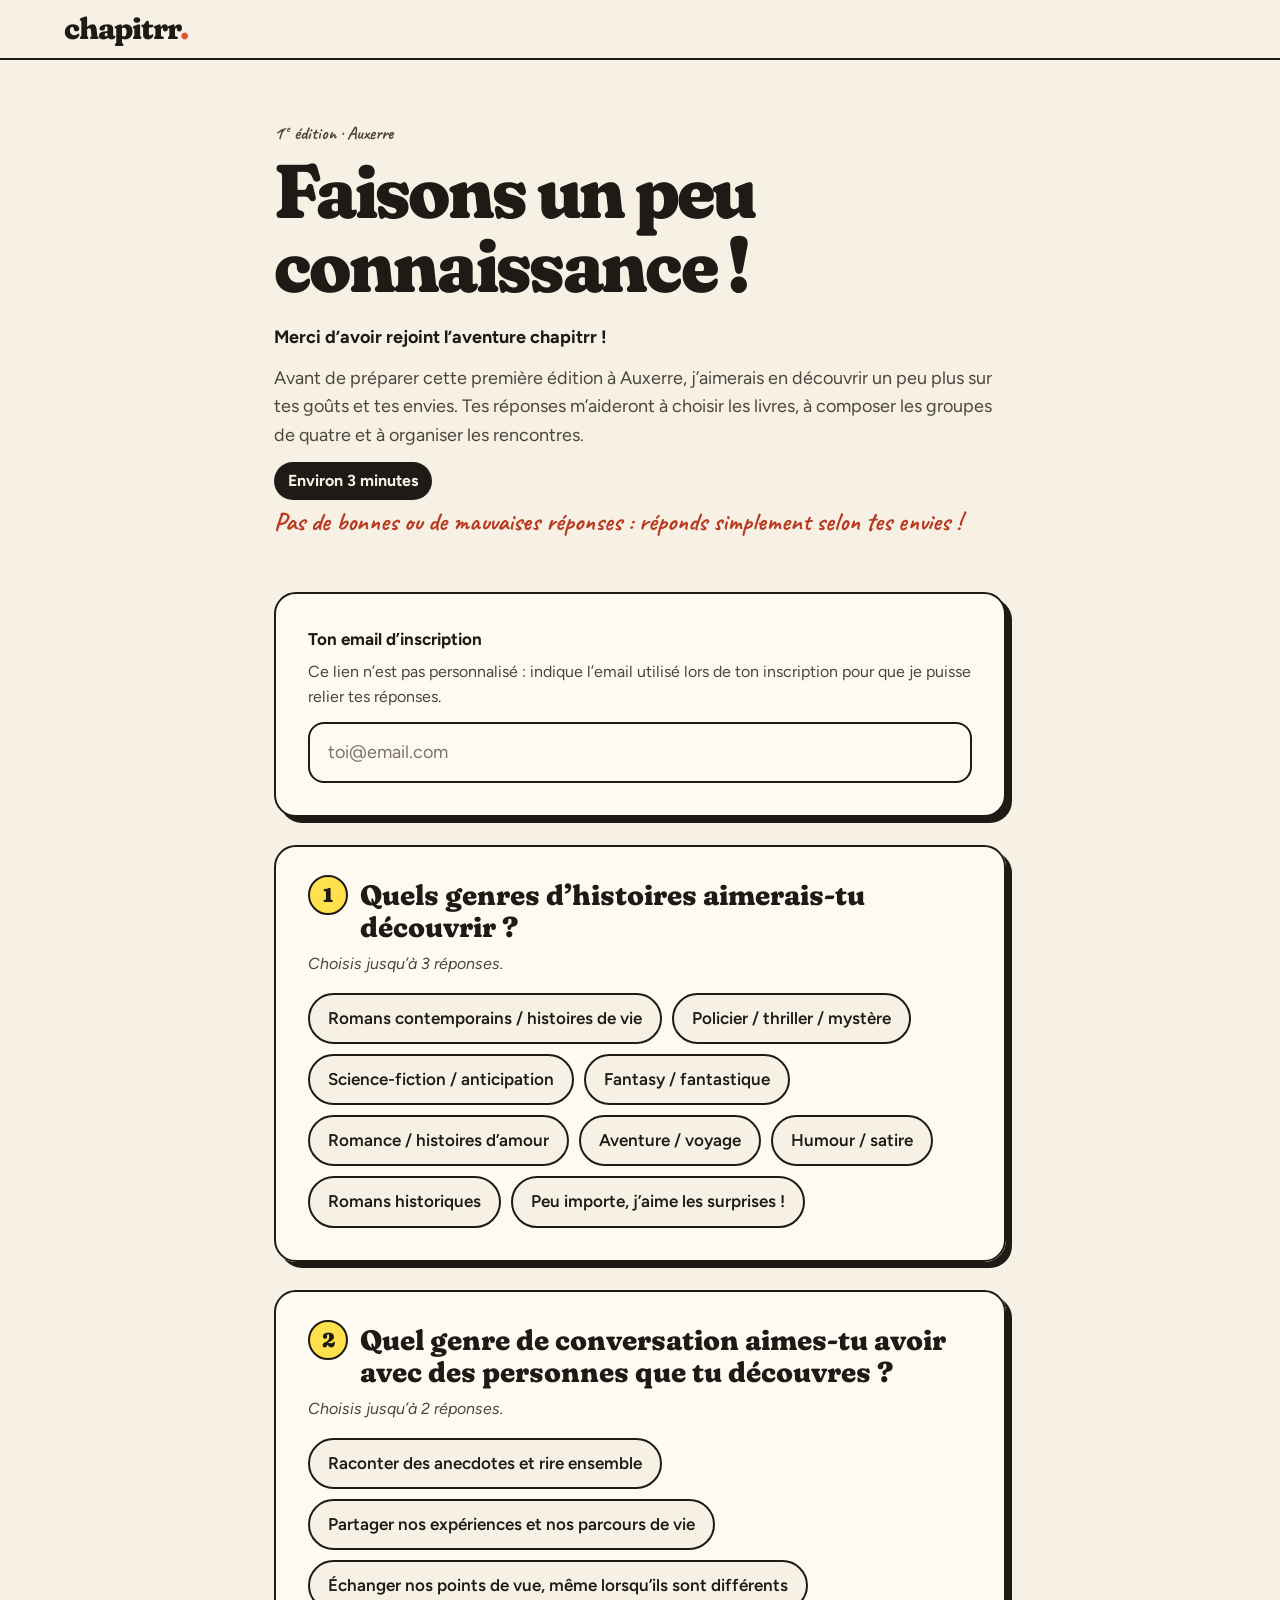
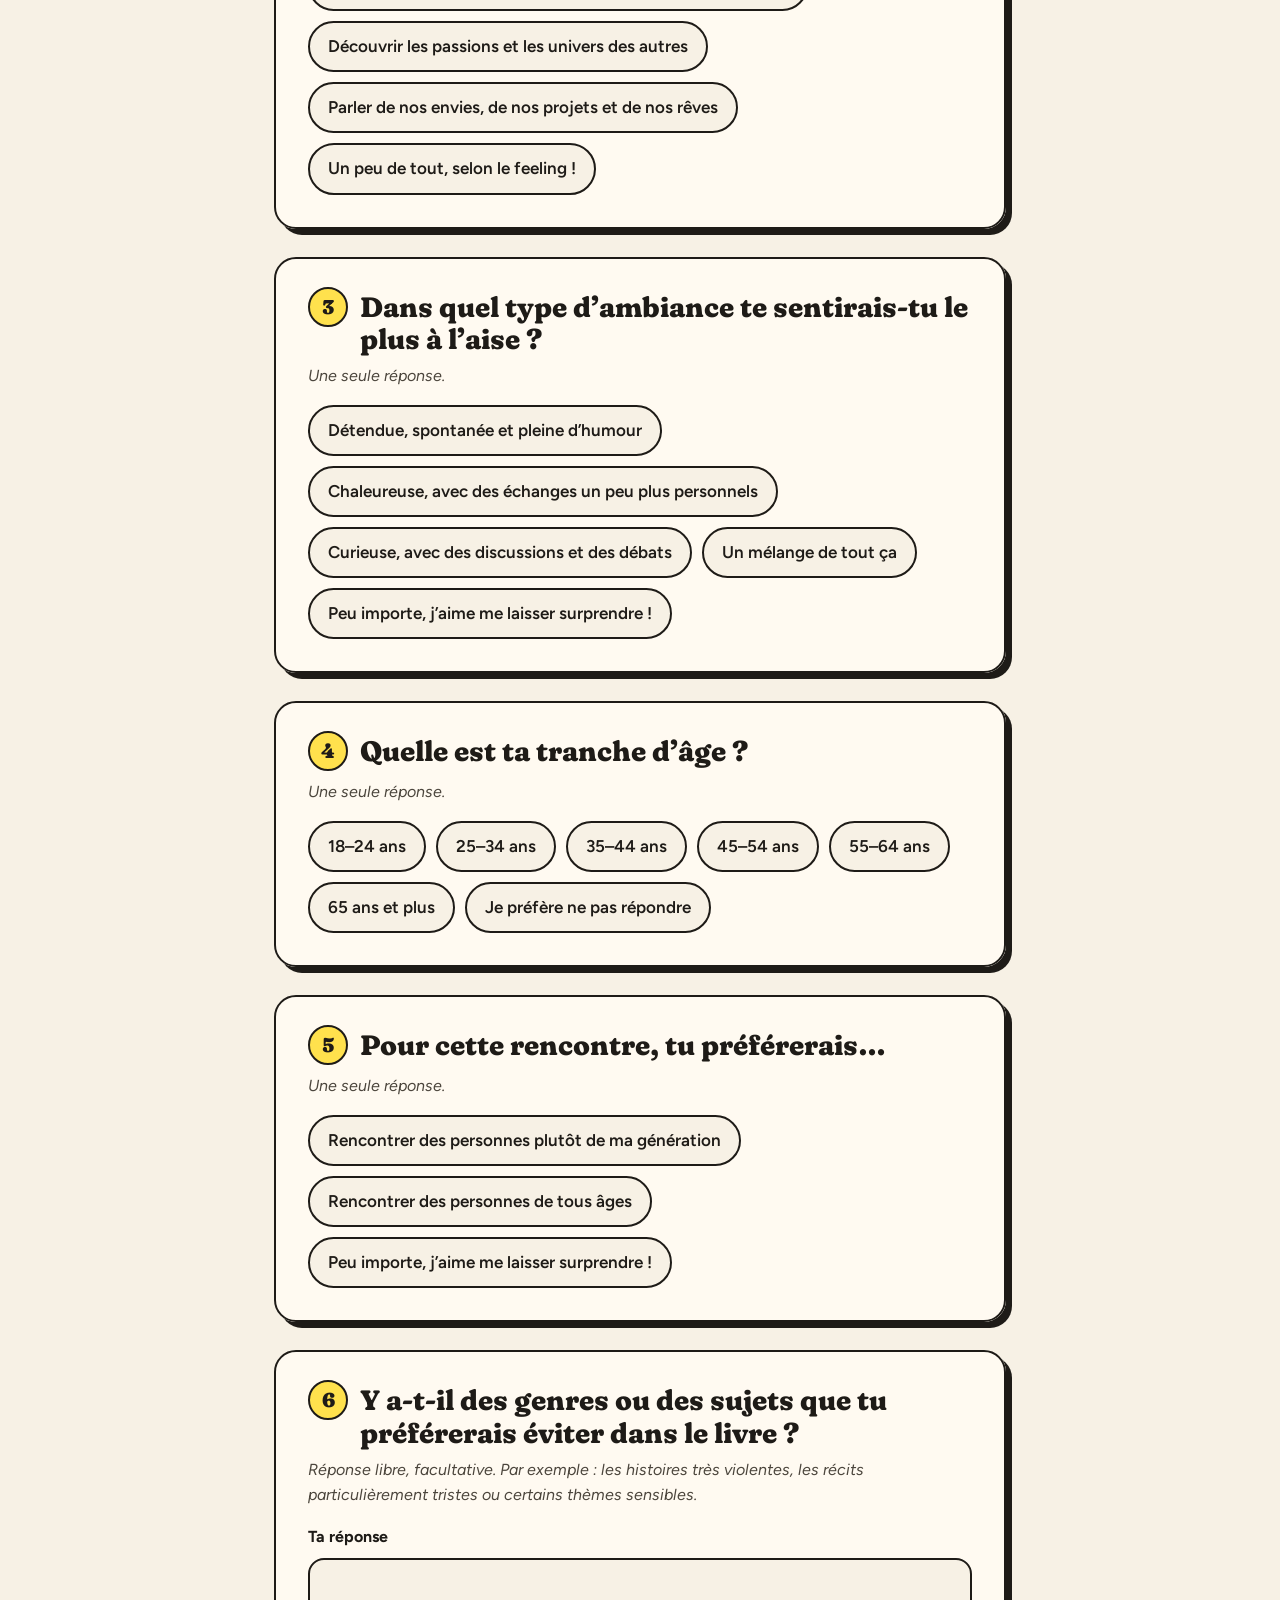
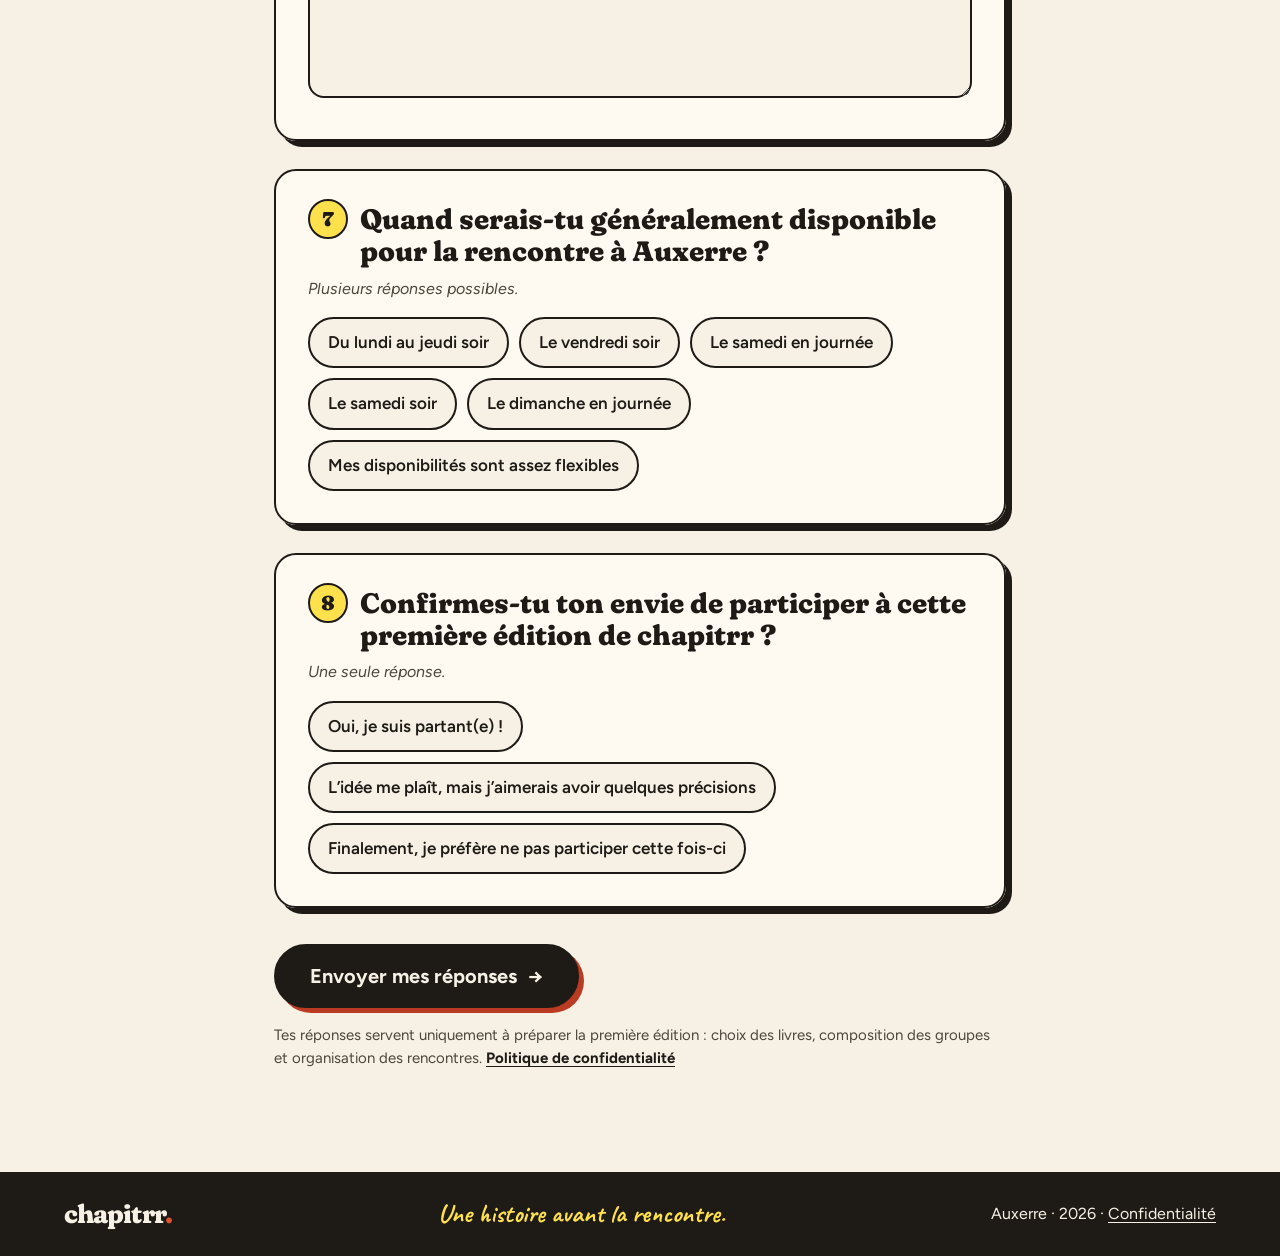
<file: newsletter/index.html>
<!doctype html>
<html lang="fr">

<head>
  <meta charset="UTF-8">
  <meta name="viewport" content="width=device-width, initial-scale=1.0">
  <meta name="robots" content="noindex, nofollow">
  <meta name="description" content="Questionnaire de préparation de la première édition de chapitrr., réservé aux inscrits.">
  <meta name="theme-color" content="#f7f1e5">
  <title>Faisons un peu connaissance — chapitrr.</title>
  <link rel="preconnect" href="https://fonts.googleapis.com">
  <link rel="preconnect" href="https://fonts.gstatic.com" crossorigin>
  <link
    href="https://fonts.googleapis.com/css2?family=Caveat:wght@700&family=Figtree:wght@400..800&family=Fraunces:ital,opsz,wght,SOFT,WONK@0,9..144,600..900,0..100,0..1;1,9..144,600..900,0..100,0..1&display=swap"
    rel="stylesheet">
  <link rel="stylesheet" href="../styles.css">
  <link rel="stylesheet" href="questionnaire.css">
  <script>document.documentElement.classList.add("js");</script>
</head>

<body>
  <header class="nav is-scrolled">
    <a class="brand" href="../index.html" aria-label="chapitrr., accueil">chapitrr<span>.</span></a>
  </header>

  <main class="qn">
    <section class="qn-intro" aria-labelledby="qn-title">
      <p class="kicker hand"><span>1<sup>re</sup> édition · Auxerre</span></p>
      <h1 id="qn-title">Faisons un peu <mark>connaissance</mark>&nbsp;!</h1>
      <p class="qn-hello" id="qnHello">Merci d’avoir rejoint l’aventure chapitrr&nbsp;!</p>
      <p>Avant de préparer cette première édition à Auxerre, j’aimerais en découvrir un peu plus sur tes goûts et tes
        envies. Tes réponses m’aideront à choisir les livres, à composer les groupes de quatre et à organiser les
        rencontres.</p>
      <p class="qn-meta"><span class="qn-time">Environ 3&nbsp;minutes</span> <span class="hand">Pas de bonnes ou de
          mauvaises réponses&nbsp;: réponds simplement selon tes envies&nbsp;!</span></p>
    </section>

    <form class="qn-form" id="qnForm" action="https://formspree.io/f/A_REMPLACER" method="POST">
      <input type="hidden" name="type" value="questionnaire">
      <input type="hidden" name="participant" id="qnParticipant">

      <div class="qn-identify field" id="qnIdentify">
        <label for="qnEmail">Ton email d’inscription</label>
        <p class="field-help">Ce lien n’est pas personnalisé&nbsp;: indique l’email utilisé lors de ton inscription
          pour que je puisse relier tes réponses.</p>
        <input id="qnEmail" name="email" type="email" autocomplete="email" placeholder="toi@email.com">
        <p class="qn-error" role="alert" hidden></p>
      </div>

      <fieldset class="qn-q" data-min="1" data-max="3" aria-describedby="q1-hint">
        <legend><span class="qn-num" aria-hidden="true">1</span> Quels genres d’histoires aimerais-tu découvrir&nbsp;?</legend>
        <p class="qn-hint" id="q1-hint">Choisis jusqu’à 3&nbsp;réponses.</p>
        <div class="chips">
          <label class="chip"><input type="checkbox" name="genres" value="contemporain"><span>Romans contemporains / histoires de vie</span></label>
          <label class="chip"><input type="checkbox" name="genres" value="policier"><span>Policier / thriller / mystère</span></label>
          <label class="chip"><input type="checkbox" name="genres" value="science-fiction"><span>Science-fiction / anticipation</span></label>
          <label class="chip"><input type="checkbox" name="genres" value="fantasy"><span>Fantasy / fantastique</span></label>
          <label class="chip"><input type="checkbox" name="genres" value="romance"><span>Romance / histoires d’amour</span></label>
          <label class="chip"><input type="checkbox" name="genres" value="aventure"><span>Aventure / voyage</span></label>
          <label class="chip"><input type="checkbox" name="genres" value="humour"><span>Humour / satire</span></label>
          <label class="chip"><input type="checkbox" name="genres" value="historique"><span>Romans historiques</span></label>
          <label class="chip"><input type="checkbox" name="genres" value="surprise"><span>Peu importe, j’aime les surprises&nbsp;!</span></label>
        </div>
        <p class="qn-error" role="alert" hidden></p>
      </fieldset>

      <fieldset class="qn-q" data-min="1" data-max="2" aria-describedby="q2-hint">
        <legend><span class="qn-num" aria-hidden="true">2</span> Quel genre de conversation aimes-tu avoir avec des
          personnes que tu découvres&nbsp;?</legend>
        <p class="qn-hint" id="q2-hint">Choisis jusqu’à 2&nbsp;réponses.</p>
        <div class="chips">
          <label class="chip"><input type="checkbox" name="conversation" value="anecdotes"><span>Raconter des anecdotes et rire ensemble</span></label>
          <label class="chip"><input type="checkbox" name="conversation" value="parcours"><span>Partager nos expériences et nos parcours de vie</span></label>
          <label class="chip"><input type="checkbox" name="conversation" value="points-de-vue"><span>Échanger nos points de vue, même lorsqu’ils sont différents</span></label>
          <label class="chip"><input type="checkbox" name="conversation" value="passions"><span>Découvrir les passions et les univers des autres</span></label>
          <label class="chip"><input type="checkbox" name="conversation" value="projets"><span>Parler de nos envies, de nos projets et de nos rêves</span></label>
          <label class="chip"><input type="checkbox" name="conversation" value="un-peu-de-tout"><span>Un peu de tout, selon le feeling&nbsp;!</span></label>
        </div>
        <p class="qn-error" role="alert" hidden></p>
      </fieldset>

      <fieldset class="qn-q" data-required aria-describedby="q3-hint">
        <legend><span class="qn-num" aria-hidden="true">3</span> Dans quel type d’ambiance te sentirais-tu le plus à
          l’aise&nbsp;?</legend>
        <p class="qn-hint" id="q3-hint">Une seule réponse.</p>
        <div class="chips">
          <label class="chip"><input type="radio" name="ambiance" value="detendue" required><span>Détendue, spontanée et pleine d’humour</span></label>
          <label class="chip"><input type="radio" name="ambiance" value="chaleureuse"><span>Chaleureuse, avec des échanges un peu plus personnels</span></label>
          <label class="chip"><input type="radio" name="ambiance" value="curieuse"><span>Curieuse, avec des discussions et des débats</span></label>
          <label class="chip"><input type="radio" name="ambiance" value="melange"><span>Un mélange de tout ça</span></label>
          <label class="chip"><input type="radio" name="ambiance" value="surprise"><span>Peu importe, j’aime me laisser surprendre&nbsp;!</span></label>
        </div>
        <p class="qn-error" role="alert" hidden></p>
      </fieldset>

      <fieldset class="qn-q" data-required aria-describedby="q4-hint">
        <legend><span class="qn-num" aria-hidden="true">4</span> Quelle est ta tranche d’âge&nbsp;?</legend>
        <p class="qn-hint" id="q4-hint">Une seule réponse.</p>
        <div class="chips">
          <label class="chip"><input type="radio" name="age" value="18-24" required><span>18–24&nbsp;ans</span></label>
          <label class="chip"><input type="radio" name="age" value="25-34"><span>25–34&nbsp;ans</span></label>
          <label class="chip"><input type="radio" name="age" value="35-44"><span>35–44&nbsp;ans</span></label>
          <label class="chip"><input type="radio" name="age" value="45-54"><span>45–54&nbsp;ans</span></label>
          <label class="chip"><input type="radio" name="age" value="55-64"><span>55–64&nbsp;ans</span></label>
          <label class="chip"><input type="radio" name="age" value="65-plus"><span>65&nbsp;ans et plus</span></label>
          <label class="chip"><input type="radio" name="age" value="non-precise"><span>Je préfère ne pas répondre</span></label>
        </div>
        <p class="qn-error" role="alert" hidden></p>
      </fieldset>

      <fieldset class="qn-q" data-required aria-describedby="q5-hint">
        <legend><span class="qn-num" aria-hidden="true">5</span> Pour cette rencontre, tu préférerais…</legend>
        <p class="qn-hint" id="q5-hint">Une seule réponse.</p>
        <div class="chips">
          <label class="chip"><input type="radio" name="generation" value="ma-generation" required><span>Rencontrer des personnes plutôt de ma génération</span></label>
          <label class="chip"><input type="radio" name="generation" value="tous-ages"><span>Rencontrer des personnes de tous âges</span></label>
          <label class="chip"><input type="radio" name="generation" value="peu-importe"><span>Peu importe, j’aime me laisser surprendre&nbsp;!</span></label>
        </div>
        <p class="qn-error" role="alert" hidden></p>
      </fieldset>

      <fieldset class="qn-q" aria-describedby="q6-hint">
        <legend><span class="qn-num" aria-hidden="true">6</span> Y a-t-il des genres ou des sujets que tu préférerais
          éviter dans le livre&nbsp;?</legend>
        <p class="qn-hint" id="q6-hint">Réponse libre, facultative. Par exemple&nbsp;: les histoires très violentes, les
          récits particulièrement tristes ou certains thèmes sensibles.</p>
        <label class="qn-textarea-label" for="qnAvoid">Ta réponse</label>
        <textarea id="qnAvoid" name="sujets_a_eviter" rows="4" maxlength="600"></textarea>
      </fieldset>

      <fieldset class="qn-q" data-min="1" aria-describedby="q7-hint">
        <legend><span class="qn-num" aria-hidden="true">7</span> Quand serais-tu généralement disponible pour la
          rencontre à Auxerre&nbsp;?</legend>
        <p class="qn-hint" id="q7-hint">Plusieurs réponses possibles.</p>
        <div class="chips">
          <label class="chip"><input type="checkbox" name="disponibilites" value="semaine-soir"><span>Du lundi au jeudi soir</span></label>
          <label class="chip"><input type="checkbox" name="disponibilites" value="vendredi-soir"><span>Le vendredi soir</span></label>
          <label class="chip"><input type="checkbox" name="disponibilites" value="samedi-journee"><span>Le samedi en journée</span></label>
          <label class="chip"><input type="checkbox" name="disponibilites" value="samedi-soir"><span>Le samedi soir</span></label>
          <label class="chip"><input type="checkbox" name="disponibilites" value="dimanche-journee"><span>Le dimanche en journée</span></label>
          <label class="chip"><input type="checkbox" name="disponibilites" value="flexible"><span>Mes disponibilités sont assez flexibles</span></label>
        </div>
        <p class="qn-error" role="alert" hidden></p>
      </fieldset>

      <fieldset class="qn-q" data-required aria-describedby="q8-hint">
        <legend><span class="qn-num" aria-hidden="true">8</span> Confirmes-tu ton envie de participer à cette première
          édition de chapitrr&nbsp;?</legend>
        <p class="qn-hint" id="q8-hint">Une seule réponse.</p>
        <div class="chips">
          <label class="chip"><input type="radio" name="participation" value="oui" required><span>Oui, je suis partant(e)&nbsp;!</span></label>
          <label class="chip"><input type="radio" name="participation" value="precisions"><span>L’idée me plaît, mais j’aimerais avoir quelques précisions</span></label>
          <label class="chip"><input type="radio" name="participation" value="non"><span>Finalement, je préfère ne pas participer cette fois-ci</span></label>
        </div>
        <p class="qn-error" role="alert" hidden></p>
      </fieldset>

      <div class="hp" aria-hidden="true">
        <label for="qnGotcha">Ne pas remplir ce champ</label>
        <input id="qnGotcha" name="_gotcha" type="text" tabindex="-1" autocomplete="off">
      </div>

      <div class="qn-submit">
        <p class="form-error" id="qnFormError" role="alert" hidden></p>
        <button class="btn btn-big" type="submit"><span class="btn-label">Envoyer mes réponses</span> <span
            aria-hidden="true">→</span></button>
        <p class="privacy-note">Tes réponses servent uniquement à préparer la première édition&nbsp;: choix des livres,
          composition des groupes et organisation des rencontres. <a href="../confidentialite.html">Politique de
            confidentialité</a></p>
      </div>
    </form>

    <div class="success qn-thanks" id="qnThanks" hidden tabindex="-1">
      <p class="hand">Merci pour tes réponses&nbsp;!</p>
      <h2>À très bientôt<span class="js-prenom"></span>.</h2>
      <p>Elles vont m’aider à préparer une expérience qui donne envie de lire, d’échanger et surtout de se rencontrer.
        Je reviendrai vers toi prochainement pour la suite de l’aventure.</p>
      <p class="qn-signature hand">chapitrr.</p>
    </div>
  </main>

  <footer class="footer">
    <span class="brand">chapitrr<span>.</span></span>
    <span class="hand">Une histoire avant la rencontre.</span>
    <span>Auxerre · 2026 · <a href="../confidentialite.html">Confidentialité</a></span>
  </footer>

  <script src="questionnaire.js"></script>
</body>

</html>
</file>
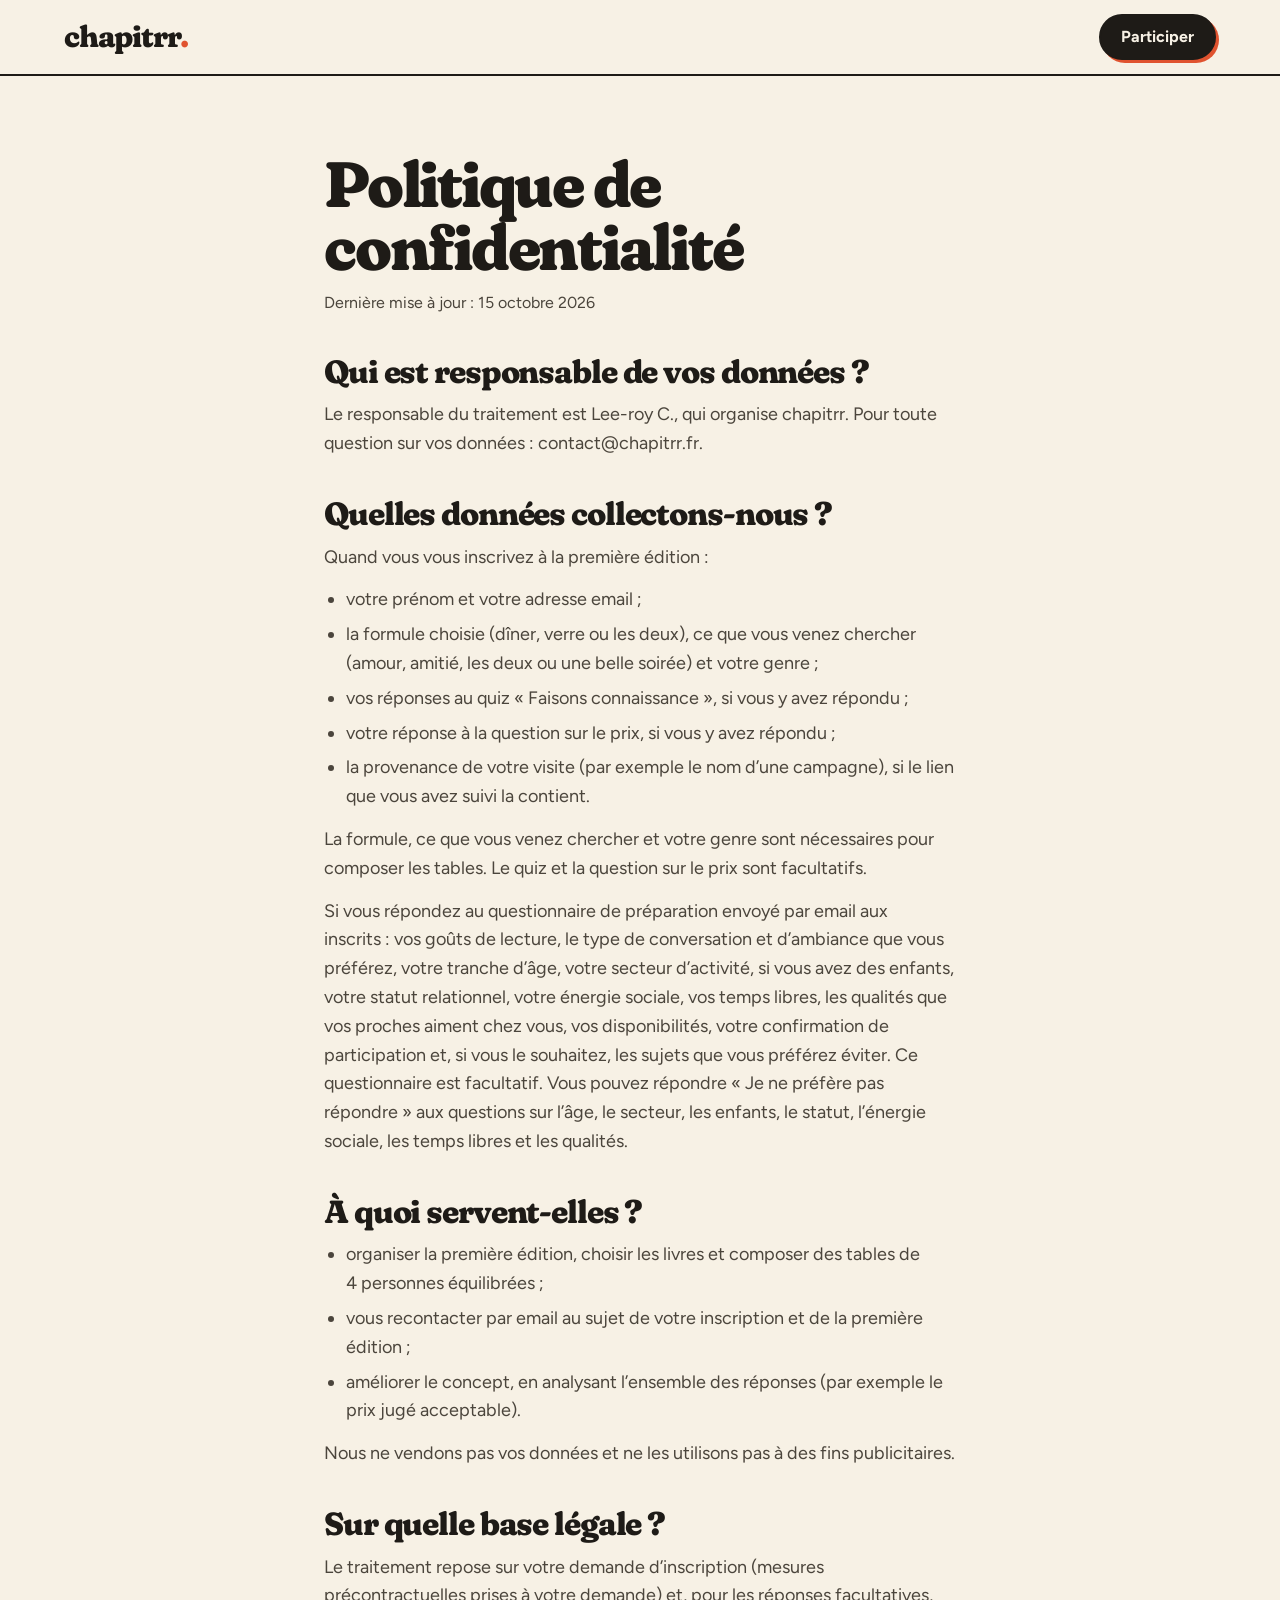
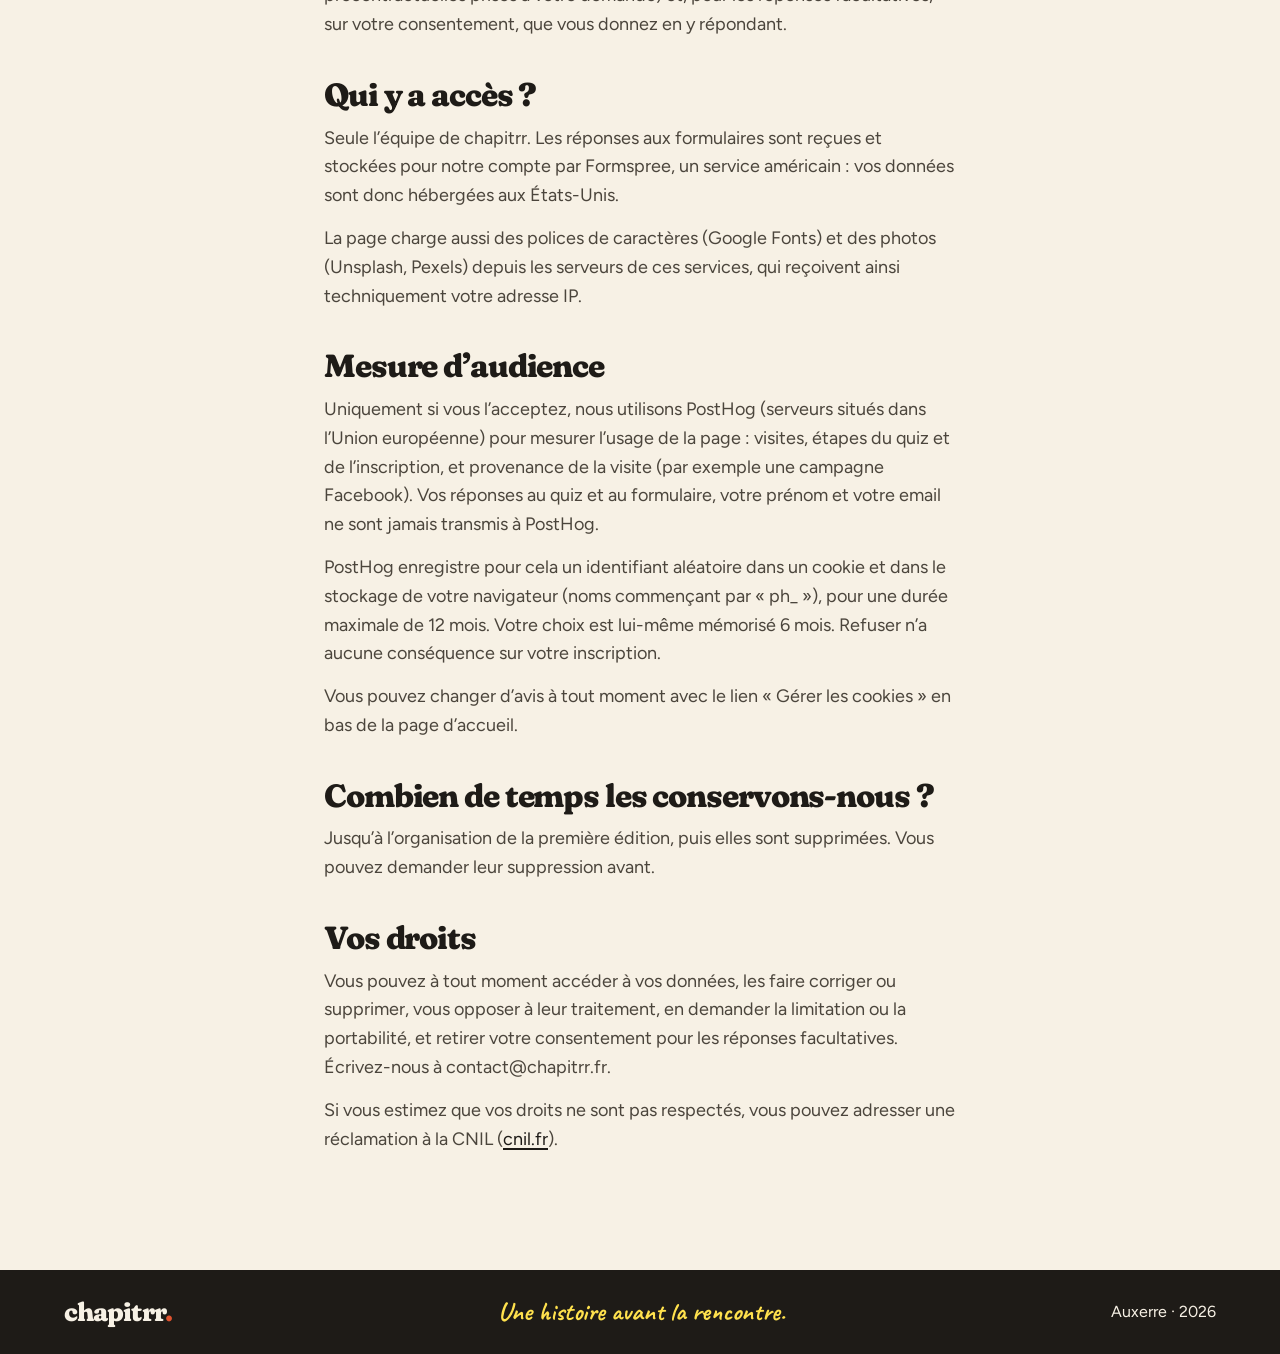
<file: confidentialite.html>
<!doctype html>
<html lang="fr">

<head>
  <meta charset="UTF-8">
  <meta name="viewport" content="width=device-width, initial-scale=1.0">
  <meta name="description" content="Comment chapitrr. utilise et protège les données collectées lors de l’inscription à la première édition.">
  <meta name="theme-color" content="#f7f1e5">
  <title>Politique de confidentialité — chapitrr.</title>
  <link rel="preconnect" href="https://fonts.googleapis.com">
  <link rel="preconnect" href="https://fonts.gstatic.com" crossorigin>
  <link
    href="https://fonts.googleapis.com/css2?family=Caveat:wght@700&family=Figtree:wght@400..800&family=Fraunces:ital,opsz,wght,SOFT,WONK@0,9..144,600..900,0..100,0..1;1,9..144,600..900,0..100,0..1&display=swap"
    rel="stylesheet">
  <link rel="stylesheet" href="styles.css">
</head>

<body>
  <header class="nav is-scrolled">
    <a class="brand" href="index.html" aria-label="chapitrr., retour à l’accueil">chapitrr<span>.</span></a>
    <nav class="nav-links" aria-label="Navigation principale">
      <a class="btn btn-small" href="index.html#inscription">Participer</a>
    </nav>
  </header>

  <main class="legal">
    <h1>Politique de confidentialité</h1>
    <p class="updated">Dernière mise à jour&nbsp;: 15&nbsp;octobre 2026</p>

    <h2>Qui est responsable de vos données&nbsp;?</h2>
    <p>Le responsable du traitement est Lee-roy C.,
      qui organise chapitrr. Pour toute question sur vos données&nbsp;: contact@chapitrr.fr.</p>

    <h2>Quelles données collectons-nous&nbsp;?</h2>
    <p>Quand vous vous inscrivez à la première édition&nbsp;:</p>
    <ul>
      <li>votre prénom et votre adresse email&nbsp;;</li>
      <li>la formule choisie (dîner, verre ou les deux), ce que vous venez chercher (amour, amitié, les deux ou une belle
        soirée) et votre genre&nbsp;;</li>
      <li>vos réponses au quiz «&nbsp;Faisons connaissance&nbsp;», si vous y avez répondu&nbsp;;</li>
      <li>votre réponse à la question sur le prix, si vous y avez répondu&nbsp;;</li>
      <li>la provenance de votre visite (par exemple le nom d’une campagne), si le lien que vous avez suivi la
        contient.</li>
    </ul>
    <p>La formule, ce que vous venez chercher et votre genre sont nécessaires pour composer les tables. Le quiz et la
      question sur le prix sont facultatifs.</p>
    <p>Si vous répondez au questionnaire de préparation envoyé par email aux inscrits&nbsp;: vos goûts de lecture, le
      type de conversation et d’ambiance que vous préférez, votre tranche d’âge, votre secteur d’activité, si vous avez
      des enfants, votre statut relationnel, votre énergie sociale, vos temps libres, les qualités que vos proches
      aiment chez vous, vos disponibilités, votre confirmation de participation et, si vous le souhaitez, les sujets
      que vous préférez éviter. Ce questionnaire est facultatif. Vous pouvez répondre «&nbsp;Je ne préfère pas
      répondre&nbsp;» aux questions sur l’âge, le secteur, les enfants, le statut, l’énergie sociale, les temps libres
      et les qualités.</p>

    <h2>À quoi servent-elles&nbsp;?</h2>
    <ul>
      <li>organiser la première édition, choisir les livres et composer des tables de 4&nbsp;personnes
        équilibrées&nbsp;;</li>
      <li>vous recontacter par email au sujet de votre inscription et de la première édition&nbsp;;</li>
      <li>améliorer le concept, en analysant l’ensemble des réponses (par exemple le prix jugé acceptable).</li>
    </ul>
    <p>Nous ne vendons pas vos données et ne les utilisons pas à des fins publicitaires.</p>

    <h2>Sur quelle base légale&nbsp;?</h2>
    <p>Le traitement repose sur votre demande d’inscription (mesures précontractuelles prises à votre demande) et, pour
      les réponses facultatives, sur votre consentement, que vous donnez en y répondant.</p>

    <h2>Qui y a accès&nbsp;?</h2>
    <p>Seule l’équipe de chapitrr. Les réponses aux formulaires sont reçues et stockées pour notre compte par Formspree, un
      service américain&nbsp;: vos données sont donc hébergées aux États-Unis.</p>
    <p>La page charge aussi des polices de caractères (Google Fonts) et des photos (Unsplash, Pexels) depuis les
      serveurs de ces services, qui reçoivent ainsi techniquement votre adresse IP.</p>

    <h2 id="mesure-audience">Mesure d’audience</h2>
    <p>Uniquement si vous l’acceptez, nous utilisons PostHog (serveurs situés dans l’Union européenne) pour mesurer
      l’usage de la page&nbsp;: visites, étapes du quiz et de l’inscription, et provenance de la visite (par exemple
      une campagne Facebook). Vos réponses au quiz et au formulaire, votre prénom et votre email ne sont jamais
      transmis à PostHog.</p>
    <p>PostHog enregistre pour cela un identifiant aléatoire dans un cookie et dans le stockage de votre navigateur
      (noms commençant par «&nbsp;ph_&nbsp;»), pour une durée maximale de 12&nbsp;mois. Votre choix est lui-même
      mémorisé 6&nbsp;mois. Refuser n’a aucune conséquence sur votre inscription.</p>
    <p>Vous pouvez changer d’avis à tout moment avec le lien «&nbsp;Gérer les cookies&nbsp;» en bas de la page
      d’accueil.</p>

    <h2>Combien de temps les conservons-nous&nbsp;?</h2>
    <p>Jusqu’à l’organisation de la première édition, puis elles sont supprimées. Vous pouvez demander leur
      suppression avant.</p>

    <h2>Vos droits</h2>
    <p>Vous pouvez à tout moment accéder à vos données, les faire corriger ou supprimer, vous opposer à leur traitement,
      en demander la limitation ou la portabilité, et retirer votre consentement pour les réponses facultatives.
      Écrivez-nous à contact@chapitrr.fr.</p>
    <p>Si vous estimez que vos droits ne sont pas respectés, vous pouvez adresser une réclamation à la CNIL
      (<a href="https://www.cnil.fr">cnil.fr</a>).</p>
  </main>

  <footer class="footer">
    <a class="brand" href="index.html">chapitrr<span>.</span></a>
    <span class="hand">Une histoire avant la rencontre.</span>
    <span>Auxerre · 2026</span>
  </footer>
</body>

</html>
</file>
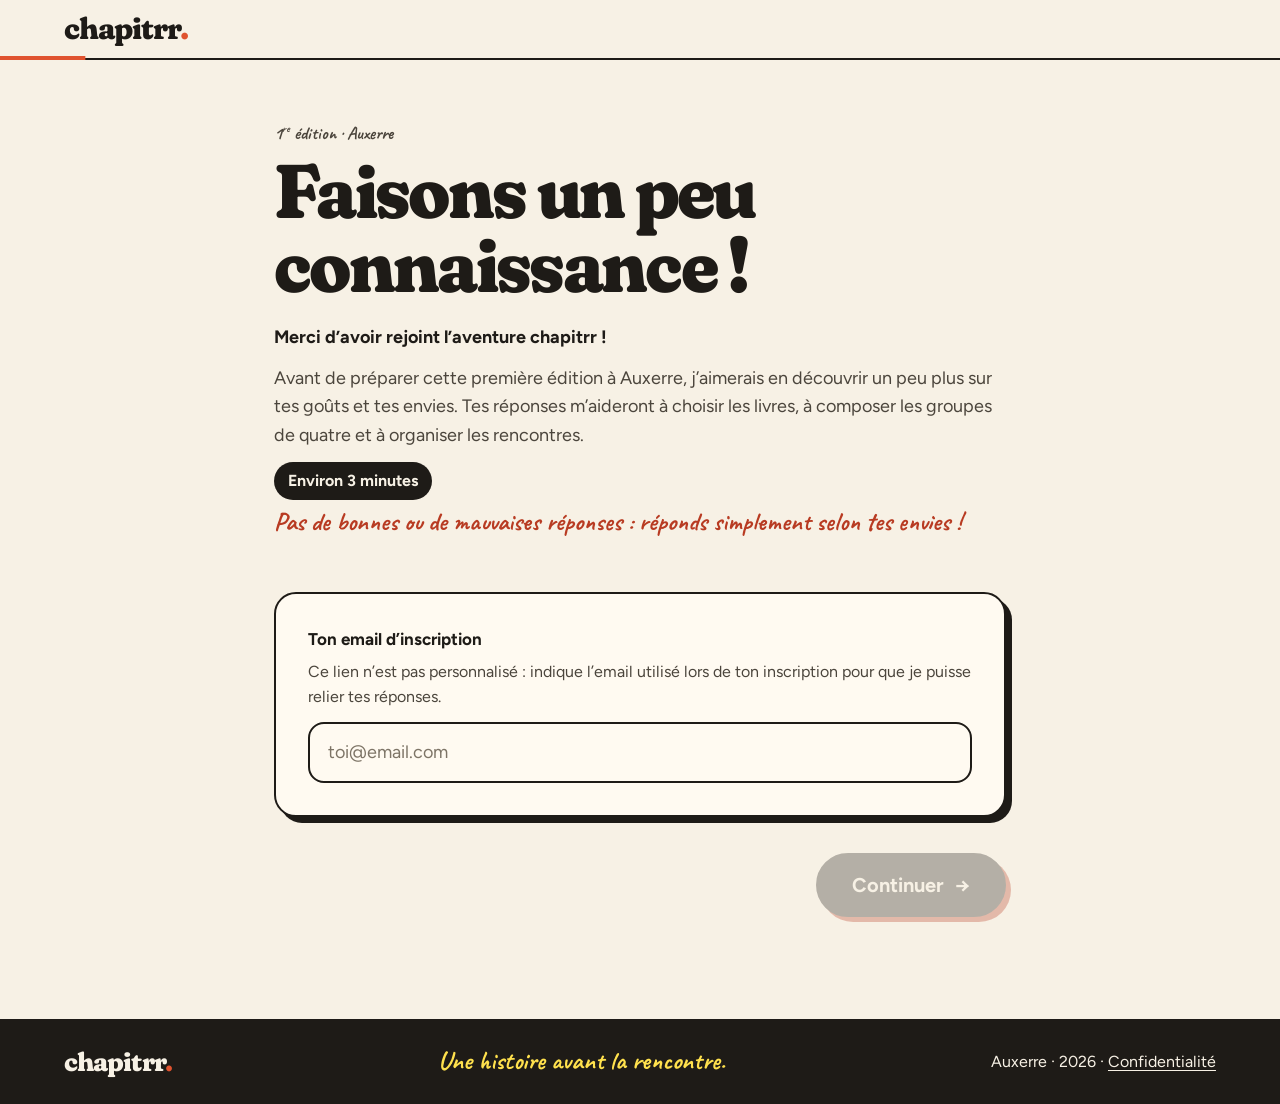
<file: newsletter/questionnaire-inscriptions.html>
<!doctype html>
<html lang="fr">

<head>
  <meta charset="UTF-8">
  <meta name="viewport" content="width=device-width, initial-scale=1.0">
  <meta name="robots" content="noindex, nofollow">
  <meta name="description" content="Questionnaire de préparation de la première édition de chapitrr., réservé aux inscrits.">
  <meta name="theme-color" content="#f7f1e5">
  <title>Faisons un peu connaissance — chapitrr.</title>
  <link rel="preconnect" href="https://fonts.googleapis.com">
  <link rel="preconnect" href="https://fonts.gstatic.com" crossorigin>
  <link
    href="https://fonts.googleapis.com/css2?family=Caveat:wght@700&family=Figtree:wght@400..800&family=Fraunces:ital,opsz,wght,SOFT,WONK@0,9..144,600..900,0..100,0..1;1,9..144,600..900,0..100,0..1&display=swap"
    rel="stylesheet">
  <link rel="stylesheet" href="../styles.css">
  <link rel="stylesheet" href="questionnaire.css">
  <script>document.documentElement.classList.add("js");</script>
</head>

<body>
  <header class="nav is-scrolled">
    <a class="brand" href="../index.html" aria-label="chapitrr., accueil">chapitrr<span>.</span></a>
    <div class="qn-progress" role="progressbar" aria-label="Avancement du questionnaire" aria-valuemin="0" aria-valuemax="100" aria-valuenow="0">
      <span class="qn-progress-fill"></span>
    </div>
  </header>

  <main class="qn">
    <section class="qn-intro" aria-labelledby="qn-title">
      <p class="kicker hand"><span>1<sup>re</sup> édition · Auxerre</span></p>
      <h1 id="qn-title">Faisons un peu <mark>connaissance</mark>&nbsp;!</h1>
      <p class="qn-hello" id="qnHello">Merci d’avoir rejoint l’aventure chapitrr&nbsp;!</p>
      <p>Avant de préparer cette première édition à Auxerre, j’aimerais en découvrir un peu plus sur tes goûts et tes
        envies. Tes réponses m’aideront à choisir les livres, à composer les groupes de quatre et à organiser les
        rencontres.</p>
      <p class="qn-meta"><span class="qn-time">Environ 3&nbsp;minutes</span> <span class="hand">Pas de bonnes ou de
          mauvaises réponses&nbsp;: réponds simplement selon tes envies&nbsp;!</span></p>
    </section>

    <form class="qn-form" id="qnForm" action="https://formspree.io/f/mnpjvonl" method="POST">
      <input type="hidden" name="type" value="questionnaire">
      <input type="hidden" name="participant" id="qnParticipant">

      <div class="qn-identify field" id="qnIdentify">
        <label for="qnEmail">Ton email d’inscription</label>
        <p class="field-help">Ce lien n’est pas personnalisé&nbsp;: indique l’email utilisé lors de ton inscription
          pour que je puisse relier tes réponses.</p>
        <input id="qnEmail" name="email" type="email" autocomplete="email" placeholder="toi@email.com">
        <p class="qn-error" role="alert" hidden></p>
      </div>

      <fieldset class="qn-q" data-min="1" data-max="3" aria-describedby="q1-hint">
        <legend><span class="qn-num" aria-hidden="true">1</span> Quels genres d’histoires aimerais-tu découvrir&nbsp;?</legend>
        <p class="qn-hint" id="q1-hint">Choisis jusqu’à 3&nbsp;réponses.</p>
        <div class="chips">
          <label class="chip"><input type="checkbox" name="genres" value="contemporain"><span><span aria-hidden="true">📖</span> Romans contemporains</span></label>
          <label class="chip"><input type="checkbox" name="genres" value="histoires-vraies"><span><span aria-hidden="true">🗞️</span> Histoires vraies&nbsp;: récits, témoignages, autobiographies</span></label>
          <label class="chip"><input type="checkbox" name="genres" value="policier"><span><span aria-hidden="true">🔍</span> Policier / thriller / mystère</span></label>
          <label class="chip"><input type="checkbox" name="genres" value="science-fiction"><span><span aria-hidden="true">🚀</span> Science-fiction / anticipation</span></label>
          <label class="chip"><input type="checkbox" name="genres" value="fantasy"><span><span aria-hidden="true">🐉</span> Fantasy / fantastique</span></label>
          <label class="chip"><input type="checkbox" name="genres" value="romance"><span><span aria-hidden="true">💌</span> Romance / histoires d’amour</span></label>
          <label class="chip"><input type="checkbox" name="genres" value="aventure"><span><span aria-hidden="true">🧭</span> Aventure / voyage</span></label>
          <label class="chip"><input type="checkbox" name="genres" value="humour"><span><span aria-hidden="true">😄</span> Humour / satire</span></label>
          <label class="chip"><input type="checkbox" name="genres" value="historique"><span><span aria-hidden="true">🏛️</span> Romans historiques</span></label>
          <label class="chip"><input type="checkbox" name="genres" value="classiques"><span><span aria-hidden="true">📚</span> Classiques de la littérature</span></label>
          <label class="chip"><input type="checkbox" name="genres" value="entrepreneuriat"><span><span aria-hidden="true">💼</span> Entrepreneuriat</span></label>
          <label class="chip"><input type="checkbox" name="genres" value="developpement-personnel"><span><span aria-hidden="true">🌱</span> Développement personnel</span></label>
          <label class="chip"><input type="checkbox" name="genres" value="surprise" data-exclusive><span><span aria-hidden="true">🎁</span> Peu importe, j’aime les surprises&nbsp;!</span></label>
        </div>
        <p class="qn-error" role="alert" hidden></p>
      </fieldset>

      <fieldset class="qn-q" data-min="1" data-max="3" aria-describedby="q2-hint">
        <legend><span class="qn-num" aria-hidden="true">2</span> Quel genre de conversation aimes-tu avoir avec des
          personnes que tu découvres&nbsp;?</legend>
        <p class="qn-hint" id="q2-hint">Choisis jusqu’à 3&nbsp;réponses.</p>
        <div class="chips">
          <label class="chip"><input type="checkbox" name="conversation" value="decortiquer-livre"><span><span aria-hidden="true">🔍</span> Décortiquer le livre&nbsp;: personnages, interprétations, ce qu’il nous a fait ressentir</span></label>
          <label class="chip"><input type="checkbox" name="conversation" value="anecdotes"><span><span aria-hidden="true">😄</span> Raconter des anecdotes et rire ensemble</span></label>
          <label class="chip"><input type="checkbox" name="conversation" value="parcours"><span><span aria-hidden="true">🛤️</span> Partager nos expériences et nos parcours de vie</span></label>
          <label class="chip"><input type="checkbox" name="conversation" value="points-de-vue"><span><span aria-hidden="true">💬</span> Échanger nos points de vue, même lorsqu’ils sont différents</span></label>
          <label class="chip"><input type="checkbox" name="conversation" value="passions"><span><span aria-hidden="true">✨</span> Découvrir les passions et les univers des autres</span></label>
          <label class="chip"><input type="checkbox" name="conversation" value="projets"><span><span aria-hidden="true">🌱</span> Parler de nos envies, de nos projets et de nos rêves</span></label>
          <label class="chip"><input type="checkbox" name="conversation" value="un-peu-de-tout" data-exclusive><span><span aria-hidden="true">🎲</span> Un peu de tout, selon le feeling&nbsp;!</span></label>
        </div>
        <p class="qn-error" role="alert" hidden></p>
      </fieldset>

      <fieldset class="qn-q" data-required aria-describedby="q3-hint">
        <legend><span class="qn-num" aria-hidden="true">3</span> Dans quel type d’ambiance te sentirais-tu le plus à
          l’aise&nbsp;?</legend>
        <p class="qn-hint" id="q3-hint">Une seule réponse.</p>
        <div class="chips">
          <label class="chip"><input type="radio" name="ambiance" value="detendue" required><span><span aria-hidden="true">😄</span> Détendue, spontanée et pleine d’humour</span></label>
          <label class="chip"><input type="radio" name="ambiance" value="chaleureuse"><span><span aria-hidden="true">🤗</span> Chaleureuse, avec des échanges un peu plus personnels</span></label>
          <label class="chip"><input type="radio" name="ambiance" value="curieuse"><span><span aria-hidden="true">🧐</span> Curieuse, avec des discussions et des débats</span></label>
          <label class="chip"><input type="radio" name="ambiance" value="melange"><span><span aria-hidden="true">🎨</span> Un mélange de tout ça</span></label>
          <label class="chip"><input type="radio" name="ambiance" value="surprise"><span><span aria-hidden="true">🎁</span> Peu importe, j’aime me laisser surprendre&nbsp;!</span></label>
        </div>
        <p class="qn-error" role="alert" hidden></p>
      </fieldset>

      <fieldset class="qn-q" data-required aria-describedby="q4-hint">
        <legend><span class="qn-num" aria-hidden="true">4</span> Quelle est ta tranche d’âge&nbsp;?</legend>
        <p class="qn-hint" id="q4-hint">Une seule réponse.</p>
        <div class="chips">
          <label class="chip"><input type="radio" name="age" value="18-24" required><span>18–24&nbsp;ans</span></label>
          <label class="chip"><input type="radio" name="age" value="25-34"><span>25–34&nbsp;ans</span></label>
          <label class="chip"><input type="radio" name="age" value="35-44"><span>35–44&nbsp;ans</span></label>
          <label class="chip"><input type="radio" name="age" value="45-54"><span>45–54&nbsp;ans</span></label>
          <label class="chip"><input type="radio" name="age" value="55-64"><span>55–64&nbsp;ans</span></label>
          <label class="chip"><input type="radio" name="age" value="65-plus"><span>65&nbsp;ans et plus</span></label>
          <label class="chip"><input type="radio" name="age" value="non-precise"><span>Je ne préfère pas répondre</span></label>
        </div>
        <p class="qn-note" id="qnAgeNote" aria-live="polite" hidden>«&nbsp;Je ne préfère pas répondre&nbsp;» n’est pas
          possible si tu souhaites rencontrer des personnes de ta génération (question&nbsp;5).</p>
        <p class="qn-error" role="alert" hidden></p>
      </fieldset>

      <fieldset class="qn-q" data-required aria-describedby="q5-hint">
        <legend><span class="qn-num" aria-hidden="true">5</span> Pour cette rencontre, tu préférerais…</legend>
        <p class="qn-hint" id="q5-hint">Une seule réponse.</p>
        <div class="chips">
          <label class="chip"><input type="radio" name="generation" value="ma-generation" required><span>Rencontrer des personnes plutôt de ma génération</span></label>
          <label class="chip"><input type="radio" name="generation" value="tous-ages"><span>Rencontrer des personnes de tous âges</span></label>
          <label class="chip"><input type="radio" name="generation" value="peu-importe"><span>Peu importe, j’aime me laisser surprendre&nbsp;!</span></label>
        </div>
        <p class="qn-note" id="qnGenerationNote" aria-live="polite" hidden>Pour rencontrer des personnes de ta génération,
          indique ta tranche d’âge à la question&nbsp;4.</p>
        <p class="qn-error" role="alert" hidden></p>
      </fieldset>

      <fieldset class="qn-q" data-required aria-describedby="q6-hint">
        <legend><span class="qn-num" aria-hidden="true">6</span> Si tu travailles, c’est dans quel secteur&nbsp;?</legend>
        <p class="qn-hint" id="q6-hint">Une seule réponse.</p>
        <div class="chips">
          <label class="chip"><input type="radio" name="secteur" value="sante-social" required><span><span aria-hidden="true">🩺</span> Santé et social</span></label>
          <label class="chip"><input type="radio" name="secteur" value="education"><span><span aria-hidden="true">📚</span> Éducation et formation</span></label>
          <label class="chip"><input type="radio" name="secteur" value="commerce"><span><span aria-hidden="true">🛍️</span> Commerce et artisanat</span></label>
          <label class="chip"><input type="radio" name="secteur" value="restauration"><span><span aria-hidden="true">🍽️</span> Restauration</span></label>
          <label class="chip"><input type="radio" name="secteur" value="administration"><span><span aria-hidden="true">🏛️</span> Administration, droit et services</span></label>
          <label class="chip"><input type="radio" name="secteur" value="finance"><span><span aria-hidden="true">💶</span> Services financiers</span></label>
          <label class="chip"><input type="radio" name="secteur" value="technique"><span><span aria-hidden="true">🔧</span> Technique, industrie et BTP</span></label>
          <label class="chip"><input type="radio" name="secteur" value="travaux-manuels"><span><span aria-hidden="true">🛠️</span> Travaux manuels</span></label>
          <label class="chip"><input type="radio" name="secteur" value="culture"><span><span aria-hidden="true">🎭</span> Culture, communication et création</span></label>
          <label class="chip"><input type="radio" name="secteur" value="arts"><span><span aria-hidden="true">🎨</span> Arts</span></label>
          <label class="chip"><input type="radio" name="secteur" value="politique"><span><span aria-hidden="true">🗳️</span> Politique</span></label>
          <label class="chip"><input type="radio" name="secteur" value="agriculture"><span><span aria-hidden="true">🌾</span> Agriculture et environnement</span></label>
          <label class="chip"><input type="radio" name="secteur" value="autre"><span>Autre</span></label>
          <label class="chip"><input type="radio" name="secteur" value="sans-activite"><span>Je ne travaille pas en ce moment</span></label>
          <label class="chip"><input type="radio" name="secteur" value="non-precise"><span>Je ne préfère pas répondre</span></label>
        </div>
        <p class="qn-error" role="alert" hidden></p>
      </fieldset>

      <fieldset class="qn-q" data-required aria-describedby="q7-hint">
        <legend><span class="qn-num" aria-hidden="true">7</span> As-tu des enfants&nbsp;?</legend>
        <p class="qn-hint" id="q7-hint">Une seule réponse.</p>
        <div class="chips">
          <label class="chip"><input type="radio" name="enfants" value="oui" required><span>Oui</span></label>
          <label class="chip"><input type="radio" name="enfants" value="non"><span>Non</span></label>
          <label class="chip"><input type="radio" name="enfants" value="non-precise"><span>Je ne préfère pas répondre</span></label>
        </div>
        <p class="qn-error" role="alert" hidden></p>
      </fieldset>

      <fieldset class="qn-q" data-required aria-describedby="q8-hint">
        <legend><span class="qn-num" aria-hidden="true">8</span> Quel est ton statut relationnel&nbsp;?</legend>
        <p class="qn-hint" id="q8-hint">Une seule réponse.</p>
        <div class="chips">
          <label class="chip"><input type="radio" name="statut" value="celibataire" required><span>Célibataire</span></label>
          <label class="chip"><input type="radio" name="statut" value="en-couple"><span>En couple</span></label>
          <label class="chip"><input type="radio" name="statut" value="marie-pacse"><span>Marié(e) ou pacsé(e)</span></label>
          <label class="chip"><input type="radio" name="statut" value="separe"><span>Séparé(e), divorcé(e) ou veuf(ve)</span></label>
          <label class="chip"><input type="radio" name="statut" value="complique"><span>C’est compliqué</span></label>
          <label class="chip"><input type="radio" name="statut" value="non-precise"><span>Je ne préfère pas répondre</span></label>
        </div>
        <p class="qn-error" role="alert" hidden></p>
      </fieldset>

      <fieldset class="qn-q" data-required aria-describedby="q9-hint">
        <legend><span class="qn-num" aria-hidden="true">9</span> Dans un groupe, tu te sens plutôt…</legend>
        <p class="qn-hint" id="q9-hint">Une seule réponse.</p>
        <div class="chips">
          <label class="chip"><input type="radio" name="energie" value="introverti" required><span><span aria-hidden="true">🌙</span> Introverti(e)</span></label>
          <label class="chip"><input type="radio" name="energie" value="extraverti"><span><span aria-hidden="true">☀️</span> Extraverti(e)</span></label>
          <label class="chip"><input type="radio" name="energie" value="ambiverti"><span><span aria-hidden="true">🌗</span> Ambiverti(e)</span></label>
          <label class="chip"><input type="radio" name="energie" value="non-precise"><span>Je ne préfère pas répondre</span></label>
        </div>
        <p class="qn-error" role="alert" hidden></p>
      </fieldset>

      <fieldset class="qn-q" data-min="1" data-max="3" aria-describedby="q10-hint">
        <legend><span class="qn-num" aria-hidden="true">10</span> Qu’aimes-tu faire de ton temps libre&nbsp;?</legend>
        <p class="qn-hint" id="q10-hint">Choisis jusqu’à 3&nbsp;réponses.</p>
        <div class="chips">
          <label class="chip"><input type="checkbox" name="temps_libres" value="musique"><span><span aria-hidden="true">🎵</span> Musique</span></label>
          <label class="chip"><input type="checkbox" name="temps_libres" value="voyager"><span><span aria-hidden="true">✈️</span> Voyager</span></label>
          <label class="chip"><input type="checkbox" name="temps_libres" value="cuisine"><span><span aria-hidden="true">🍳</span> Cuisine</span></label>
          <label class="chip"><input type="checkbox" name="temps_libres" value="cafe"><span><span aria-hidden="true">☕</span> Café</span></label>
          <label class="chip"><input type="checkbox" name="temps_libres" value="art-design"><span><span aria-hidden="true">🎨</span> Art et design</span></label>
          <label class="chip"><input type="checkbox" name="temps_libres" value="films"><span><span aria-hidden="true">🎬</span> Films</span></label>
          <label class="chip"><input type="checkbox" name="temps_libres" value="course-fitness"><span><span aria-hidden="true">🏃</span> Course ou fitness</span></label>
          <label class="chip"><input type="checkbox" name="temps_libres" value="yoga-meditation"><span><span aria-hidden="true">🧘</span> Yoga ou méditation</span></label>
          <label class="chip"><input type="checkbox" name="temps_libres" value="nature-randonnee"><span><span aria-hidden="true">🥾</span> Nature ou randonnée</span></label>
          <label class="chip"><input type="checkbox" name="temps_libres" value="jeu-video"><span><span aria-hidden="true">🎮</span> Jeu vidéo</span></label>
          <label class="chip"><input type="checkbox" name="temps_libres" value="langues-cultures"><span><span aria-hidden="true">🌍</span> Langues ou cultures</span></label>
          <label class="chip"><input type="checkbox" name="temps_libres" value="animaux"><span><span aria-hidden="true">🐾</span> Animaux</span></label>
          <label class="chip"><input type="checkbox" name="temps_libres" value="tech"><span><span aria-hidden="true">💡</span> Tech ou innovation</span></label>
          <label class="chip"><input type="checkbox" name="temps_libres" value="photographie"><span><span aria-hidden="true">📷</span> Photographie</span></label>
          <label class="chip"><input type="checkbox" name="temps_libres" value="mixologie"><span><span aria-hidden="true">🍸</span> Mixologie</span></label>
          <label class="chip"><input type="checkbox" name="temps_libres" value="vin"><span><span aria-hidden="true">🍷</span> Vin</span></label>
          <label class="chip"><input type="checkbox" name="temps_libres" value="bieres"><span><span aria-hidden="true">🍺</span> Bières</span></label>
          <label class="chip"><input type="checkbox" name="temps_libres" value="psychologie"><span><span aria-hidden="true">🧠</span> Psychologie ou développement personnel</span></label>
          <label class="chip"><input type="checkbox" name="temps_libres" value="benevolat"><span><span aria-hidden="true">🤝</span> Bénévolat ou causes sociales</span></label>
          <label class="chip"><input type="checkbox" name="temps_libres" value="jeux-societe"><span><span aria-hidden="true">🎲</span> Jeux de société</span></label>
          <label class="chip"><input type="checkbox" name="temps_libres" value="non-precise" data-exclusive><span>Je ne préfère pas répondre</span></label>
        </div>
        <p class="qn-error" role="alert" hidden></p>
      </fieldset>

      <fieldset class="qn-q" data-min="1" data-max="3" aria-describedby="q11-hint">
        <legend><span class="qn-num" aria-hidden="true">11</span> Quelles qualités tes ami(e)s aiment chez toi&nbsp;?</legend>
        <p class="qn-hint" id="q11-hint">Choisis jusqu’à 3&nbsp;réponses.</p>
        <div class="chips">
          <label class="chip"><input type="checkbox" name="qualites" value="attentif"><span><span aria-hidden="true">👂</span> Attentif(ve)</span></label>
          <label class="chip"><input type="checkbox" name="qualites" value="authentique"><span><span aria-hidden="true">💎</span> Authentique</span></label>
          <label class="chip"><input type="checkbox" name="qualites" value="charismatique"><span><span aria-hidden="true">✨</span> Charismatique</span></label>
          <label class="chip"><input type="checkbox" name="qualites" value="captivant"><span><span aria-hidden="true">🌟</span> Captivant(e)</span></label>
          <label class="chip"><input type="checkbox" name="qualites" value="pose"><span><span aria-hidden="true">🌊</span> Posé(e)</span></label>
          <label class="chip"><input type="checkbox" name="qualites" value="drole"><span><span aria-hidden="true">😄</span> Drôle</span></label>
          <label class="chip"><input type="checkbox" name="qualites" value="intelligent"><span><span aria-hidden="true">🧠</span> Intelligent(e)</span></label>
          <label class="chip"><input type="checkbox" name="qualites" value="style"><span><span aria-hidden="true">🕶️</span> Stylé(e)</span></label>
          <label class="chip"><input type="checkbox" name="qualites" value="chaleureux"><span><span aria-hidden="true">🤗</span> Chaleureux(se)</span></label>
          <label class="chip"><input type="checkbox" name="qualites" value="optimiste"><span><span aria-hidden="true">☀️</span> Optimiste</span></label>
          <label class="chip"><input type="checkbox" name="qualites" value="non-precise" data-exclusive><span>Je ne préfère pas répondre</span></label>
        </div>
        <p class="qn-error" role="alert" hidden></p>
      </fieldset>

      <fieldset class="qn-q" aria-describedby="q12-hint">
        <legend><span class="qn-num" aria-hidden="true">12</span> Y a-t-il des genres ou des sujets que tu préférerais
          éviter dans le livre&nbsp;?</legend>
        <p class="qn-hint" id="q12-hint">Réponse libre, facultative. Par exemple&nbsp;: les histoires très violentes, les
          récits particulièrement tristes ou certains thèmes sensibles.</p>
        <label class="qn-textarea-label" for="qnAvoid">Ta réponse</label>
        <textarea id="qnAvoid" name="sujets_a_eviter" rows="4" maxlength="600"></textarea>
      </fieldset>

      <fieldset class="qn-q" data-min="1" aria-describedby="q13-hint">
        <legend><span class="qn-num" aria-hidden="true">13</span> Quand serais-tu généralement disponible pour la
          rencontre à Auxerre&nbsp;?</legend>
        <p class="qn-hint" id="q13-hint">Plusieurs réponses possibles.</p>
        <div class="chips">
          <label class="chip"><input type="checkbox" name="disponibilites" value="semaine-soir"><span><span aria-hidden="true">🌙</span> Du lundi au jeudi soir</span></label>
          <label class="chip"><input type="checkbox" name="disponibilites" value="vendredi-soir"><span><span aria-hidden="true">🎉</span> Le vendredi soir</span></label>
          <label class="chip"><input type="checkbox" name="disponibilites" value="samedi-journee"><span><span aria-hidden="true">☀️</span> Le samedi en journée</span></label>
          <label class="chip"><input type="checkbox" name="disponibilites" value="samedi-soir"><span><span aria-hidden="true">🌃</span> Le samedi soir</span></label>
          <label class="chip"><input type="checkbox" name="disponibilites" value="dimanche-journee"><span><span aria-hidden="true">☀️</span> Le dimanche en journée</span></label>
          <label class="chip"><input type="checkbox" name="disponibilites" value="flexible" data-exclusive><span><span aria-hidden="true">🔄</span> Mes disponibilités sont assez flexibles</span></label>
        </div>
        <p class="qn-error" role="alert" hidden></p>
      </fieldset>

      <fieldset class="qn-q" data-required aria-describedby="q14-hint">
        <legend><span class="qn-num" aria-hidden="true">14</span> Confirmes-tu ton envie de participer à cette première
          édition de chapitrr&nbsp;?</legend>
        <p class="qn-hint" id="q14-hint">Une seule réponse.</p>
        <div class="chips">
          <label class="chip"><input type="radio" name="participation" value="oui" required><span><span aria-hidden="true">✅</span> Oui, je suis partant(e)&nbsp;!</span></label>
          <label class="chip"><input type="radio" name="participation" value="precisions"><span><span aria-hidden="true">💬</span> L'idée me plaît, mais j’aimerais avoir quelques précisions</span></label>
        </div>
        <p class="qn-error" role="alert" hidden></p>
      </fieldset>

      <div class="hp" aria-hidden="true">
        <label for="qnGotcha">Ne pas remplir ce champ</label>
        <input id="qnGotcha" name="_gotcha" type="text" tabindex="-1" autocomplete="off">
      </div>

      <div class="qn-submit">
        <p class="form-error" id="qnFormError" role="alert" hidden></p>
        <div class="qn-actions">
          <div class="qn-nav">
            <button class="btn qn-back" type="button" id="qnBack">← Retour</button>
            <button class="btn btn-big qn-next" type="button" id="qnNext" disabled>Continuer <span
                aria-hidden="true">→</span></button>
          </div>
          <button class="btn btn-big" type="submit"><span class="btn-label">Envoyer mes réponses</span> <span
              aria-hidden="true">→</span></button>
        </div>
        <p class="privacy-note">Tes réponses servent uniquement à préparer la première édition&nbsp;: choix des livres,
          composition des groupes et organisation des rencontres. <a href="../confidentialite.html">Politique de
            confidentialité</a></p>
      </div>
    </form>

    <div class="success qn-thanks" id="qnThanks" hidden tabindex="-1">
      <p class="hand">Merci pour tes réponses&nbsp;!</p>
      <h2>À très bientôt<span class="js-prenom"></span>.</h2>
      <p>Je reviendrai vers toi prochainement pour la suite de l’aventure.</p>
      <p class="qn-signature hand">Leeroy de chapitrr.</p>
    </div>
  </main>

  <footer class="footer">
    <span class="brand">chapitrr<span>.</span></span>
    <span class="hand">Une histoire avant la rencontre.</span>
    <span>Auxerre · 2026 · <a href="../confidentialite.html">Confidentialité</a></span>
  </footer>

  <script src="questionnaire.js"></script>
</body>

</html>
</file>
<file: styles.css>
:root {
  --paper: #f7f1e5;
  --paper-2: #efe5d2;
  --card: #fffaf1;
  --ink: #1e1b17;
  --ink-soft: #4b453c;
  --hl: #ffe14d;
  --tomato: #e0532f;
  --tomato-deep: #b83b22;
  --sage: #dfe7d2;

  --display: "Fraunces", Georgia, serif;
  --hand: "Caveat", "Segoe Print", cursive;
  --sans: "Figtree", system-ui, -apple-system, sans-serif;

  --gutter: clamp(16px, 5vw, 80px);
  --radius: 22px;
}

*, *::before, *::after { box-sizing: border-box; }
[hidden] { display: none !important; }

html { scroll-behavior: smooth; scroll-padding-top: 88px; -webkit-text-size-adjust: 100%; }
body {
  margin: 0;
  background: var(--paper);
  color: var(--ink);
  font: 400 18px/1.6 var(--sans);
  -webkit-font-smoothing: antialiased;
  overflow-x: clip;
}
img, svg { display: block; max-width: 100%; }
p { margin: 0; }
a { color: inherit; }
button, input { font: inherit; }
sup { font-size: .6em; line-height: 0; }
:focus-visible { outline: 3px solid var(--tomato-deep); outline-offset: 3px; }

h1, h2, h3 {
  margin: 0;
  font-family: var(--display);
  font-weight: 800;
  font-variation-settings: "SOFT" 100, "WONK" 1;
  line-height: 1.02;
  letter-spacing: -.025em;
  text-wrap: balance;
}
h2 { font-size: clamp(40px, 5.2vw, 74px); letter-spacing: -.035em; }

.hand { font-family: var(--hand); font-weight: 700; line-height: 1.1; }

.skip-link {
  position: absolute; left: 12px; top: -80px; z-index: 50;
  padding: 10px 16px; border-radius: 999px;
  background: var(--ink); color: var(--paper); font-weight: 700; text-decoration: none;
}
.skip-link:focus { top: 12px; }

/* ---------- Surligneur & gribouillis ---------- */
mark {
  --hl-h: .45em;
  --hl-y: 88%;
  color: inherit;
  background-color: transparent;
  background-image: linear-gradient(100deg, rgb(255 225 77 / 0) .4%, rgb(255 225 77 / .95) 2.5%, rgb(255 225 77 / .8) 48%, rgb(255 225 77 / .95) 96%, rgb(255 225 77 / 0) 99.6%);
  background-repeat: no-repeat;
  background-position: 0 var(--hl-y);
  background-size: 100% var(--hl-h);
  padding: 0 .12em;
  margin: 0 -.12em;
  border-radius: .25em .6em .35em .7em;
  -webkit-box-decoration-break: clone;
  box-decoration-break: clone;
}
p mark { --hl-h: .95em; --hl-y: 60%; }
.js mark { background-size: 0% var(--hl-h); transition: background-size 1s cubic-bezier(.65, .05, .25, 1); }
.js mark.is-drawn { background-size: 100% var(--hl-h); }

.circled, .f-result { position: relative; display: inline-block; white-space: nowrap; }
.scribble {
  position: absolute; left: -12%; top: -18%; width: 124%; height: 136%; max-width: none;
  overflow: visible; pointer-events: none;
  fill: none; stroke: var(--tomato); stroke-width: 3; stroke-linecap: round;
}
.scribble path { stroke-dasharray: 1; stroke-dashoffset: 0; }
.js [data-draw] .scribble path { stroke-dashoffset: 1; transition: stroke-dashoffset 1.1s .35s cubic-bezier(.65, .05, .25, 1); }
.js [data-draw].is-drawn .scribble path { stroke-dashoffset: 0; }

/* ---------- Boutons ---------- */
.btn {
  display: inline-flex; align-items: center; justify-content: center; gap: .55em;
  min-height: 56px; padding: 14px 28px;
  border: 2px solid var(--ink); border-radius: 999px;
  background: var(--ink); color: var(--paper);
  font: 700 18px/1.1 var(--sans);
  text-decoration: none; cursor: pointer;
  box-shadow: 4px 4px 0 var(--tomato);
  transition: transform .2s ease, box-shadow .2s ease, opacity .2s ease;
}
.btn:hover { transform: translate(-2px, -2px) rotate(-1.5deg); box-shadow: 7px 7px 0 var(--tomato); }
.btn:active { transform: translate(2px, 2px); box-shadow: 1px 1px 0 var(--tomato); }
.btn:disabled { opacity: .3; cursor: not-allowed; transform: none; box-shadow: none; }
.btn[aria-busy="true"] { opacity: .75; cursor: progress; }
.btn-small { min-height: 46px; padding: 10px 20px; font-size: 16px; box-shadow: 3px 3px 0 var(--tomato); }
.btn-big { min-height: 64px; padding: 18px 34px; font-size: 20px; }
.link {
  padding: 10px 4px; border: 0; background: none; color: var(--ink);
  font-weight: 700; font-size: 17px; cursor: pointer;
  text-decoration: underline; text-decoration-thickness: 2px; text-underline-offset: 5px;
}

/* ---------- Navigation ---------- */
.nav {
  position: sticky; top: 0; z-index: 40;
  display: flex; align-items: center; justify-content: space-between; gap: 16px;
  padding: 14px var(--gutter);
  background: rgb(247 241 229 / .92);
  -webkit-backdrop-filter: blur(10px);
  backdrop-filter: blur(10px);
  border-bottom: 2px solid transparent;
  transition: border-color .25s;
}
.nav.is-scrolled { border-bottom-color: var(--ink); }
.brand {
  font: 800 30px/1 var(--display);
  font-variation-settings: "SOFT" 100, "WONK" 1;
  letter-spacing: -.035em;
  color: var(--ink); text-decoration: none;
}
.brand span { color: var(--tomato); }
.nav-links { display: flex; align-items: center; gap: clamp(14px, 2.4vw, 32px); }
.nav-link {
  padding: 8px 2px; font-weight: 600; font-size: 17px; text-decoration: none;
  background: linear-gradient(var(--hl), var(--hl)) no-repeat 0 85% / 0 .45em;
  transition: background-size .3s;
}
.nav-link:hover { background-size: 100% .45em; }

/* ---------- Hero ---------- */
.hero {
  display: grid; grid-template-columns: minmax(0, 1.1fr) minmax(0, .9fr); overflow-x: clip;
  align-items: center; gap: clamp(32px, 5vw, 88px);
  max-width: 1440px; margin: 0 auto;
  padding: clamp(24px, 4vw, 48px) var(--gutter) clamp(64px, 8vw, 112px);
}
.kicker { display: flex; align-items: flex-end; gap: 6px; margin-bottom: 10px; font-size: clamp(24px, 2.2vw, 30px); color: var(--tomato-deep); }
.squiggle { flex: none; width: 44px; height: 34px; fill: none; stroke: currentColor; stroke-width: 2.5; stroke-linecap: round; stroke-linejoin: round; transform: translateY(14px); }
h1 { max-width: 13ch; margin-bottom: clamp(22px, 3vw, 34px); font-size: clamp(42px, 5.6vw, 82px); line-height: .98; letter-spacing: -.035em; }

.formula { display: flex; flex-wrap: wrap; align-items: flex-start; gap: 4px clamp(8px, 1.4vw, 20px); margin-bottom: clamp(22px, 3vw, 32px); }
.f-item { display: inline-flex; flex-direction: column; align-items: center; }
.f-item b { font: 900 clamp(46px, 5.4vw, 84px)/.9 var(--display); font-variation-settings: "SOFT" 100, "WONK" 1; letter-spacing: -.04em; }
.f-item > span { margin-top: 6px; font-weight: 700; font-size: clamp(14px, 1.25vw, 18px); }
.f-op { padding-top: .35em; font: 800 clamp(26px, 2.8vw, 42px)/1 var(--display); color: var(--tomato); }
.f-result { padding: 0 .15em; }
.f-result .scribble { left: -20%; top: -14%; width: 140%; height: 140%; }
.f-item > .f-choice { margin-top: 0; font-size: clamp(21px, 1.9vw, 27px); color: var(--tomato-deep); transform: rotate(-4deg); }

.lead { max-width: 34em; margin-bottom: clamp(24px, 3vw, 36px); font-size: clamp(18px, 1.4vw, 20px); color: var(--ink-soft); }
.lead strong { color: var(--ink); font-weight: 700; }
.hero-actions { display: flex; flex-wrap: wrap; align-items: center; gap: 14px 28px; }
.cta-note { display: flex; flex-wrap: wrap; align-items: center; gap: 4px 8px; font-size: clamp(24px, 2vw, 28px); }
.arrow { width: 40px; height: 34px; fill: none; stroke: var(--tomato-deep); stroke-width: 2.5; stroke-linecap: round; stroke-linejoin: round; }
.circled { margin-left: 4px; padding: 0 .2em; }
.circled .scribble { left: -10%; top: -24%; width: 120%; height: 150%; }

.hero-visual { position: relative; justify-self: center; width: min(100%, 540px); }
.polaroid {
  position: relative; margin: 0; padding: 14px 14px 0;
  background: #fff;
  box-shadow: 0 22px 44px rgb(30 27 23 / .18), 0 2px 4px rgb(30 27 23 / .08);
  transform: rotate(2.5deg);
}
.polaroid::before {
  content: ""; position: absolute; top: -18px; left: 50%; z-index: 1;
  width: 132px; height: 36px;
  background: rgb(196 214 180 / .85);
  transform: translateX(-50%) rotate(-4deg);
}
.polaroid img { width: 100%; height: auto; aspect-ratio: 3 / 2; object-fit: cover; background: var(--paper-2); }
.polaroid figcaption { padding: 12px 8px 18px; font-size: clamp(22px, 2vw, 27px); text-align: center; }
/* Slider du hero : pile de polaroids */
.stack-wrap { position: relative; }
.polaroid-stack { display: grid; cursor: pointer; }
.polaroid-stack .polaroid { grid-area: 1 / 1; transition: transform .7s cubic-bezier(.2, .8, .2, 1); }
.polaroid[data-pos="0"] { z-index: 3; transform: rotate(2.5deg); }
.polaroid[data-pos="1"] { z-index: 2; transform: translate(-24px, 12px) rotate(-5deg); }
.polaroid[data-pos="2"] { z-index: 1; transform: translate(22px, 18px) rotate(7deg); }
.polaroid:not([data-pos="0"])::before { opacity: 0; }
.polaroid.is-tossed { transition: none; animation: toss .8s cubic-bezier(.3, .7, .2, 1); }
@keyframes toss {
  0% { transform: rotate(2.5deg); z-index: 4; }
  45% { transform: translate(80%, -6%) rotate(16deg); z-index: 4; }
  /* pas de 100 % : la photo rejoint sa nouvelle place, en dessous de la pile */
}
.slider-nav { display: none; justify-content: center; gap: 12px; margin-top: 34px; }
.js .slider-nav { display: flex; }
.slider-dot {
  width: 46px; height: 46px; border: 2px solid var(--ink); border-radius: 50%;
  background: var(--card); color: var(--ink); cursor: pointer;
  font: 900 19px/1 var(--display); font-variation-settings: "SOFT" 100, "WONK" 1;
  transition: background-color .2s, transform .2s, box-shadow .2s;
}
.slider-dot:hover { transform: translateY(-2px); }
.slider-dot[aria-pressed="true"] { background: var(--hl); box-shadow: 3px 3px 0 var(--ink); }

.sticky-note {
  position: absolute; left: -48px; bottom: 96px; z-index: 6;
  padding: 16px 18px 14px;
  background: var(--hl); color: var(--ink); text-align: center;
  transform: rotate(-7deg);
  box-shadow: 0 12px 24px rgb(30 27 23 / .16);
}
.sticky-note .hand { display: block; font-size: 28px; }
.sticky-note strong { display: block; margin-top: 4px; white-space: nowrap; font: 800 19px/1.1 var(--display); font-variation-settings: "SOFT" 100, "WONK" 1; }

/* ---------- Sections ---------- */
.section { padding: clamp(72px, 10vw, 136px) var(--gutter); }
.how { padding-top: clamp(24px, 4vw, 56px); } /* le hero a déjà sa marge basse */
.section-head { max-width: 820px; margin: 0 auto clamp(40px, 5vw, 64px); text-align: center; }
.note { display: inline-block; margin-top: 12px; font-size: clamp(24px, 2.2vw, 30px); color: var(--tomato-deep); transform: rotate(-2deg); }
.section-lead { margin-top: 18px; font-size: clamp(18px, 1.4vw, 20px); color: var(--ink-soft); }
.section-cta { display: flex; justify-content: center; margin-top: clamp(40px, 5vw, 64px); }

/* Comment ça marche */
.steps { display: grid; grid-template-columns: repeat(4, minmax(0, 1fr)); gap: clamp(18px, 2vw, 28px); max-width: 1320px; margin: 0 auto; padding: 0; list-style: none; }
.step { padding: clamp(22px, 2.2vw, 30px); background: var(--card); border: 2px solid var(--ink); border-radius: var(--radius); box-shadow: 6px 6px 0 var(--ink); }
.step:nth-child(1) { transform: rotate(-1.2deg); }
.step:nth-child(2) { transform: rotate(.9deg) translateY(14px); }
.step:nth-child(3) { transform: rotate(-.5deg); }
.step:nth-child(4) { transform: rotate(1deg) translateY(14px); }
.step-top { display: flex; align-items: center; justify-content: space-between; margin-bottom: 18px; }
.step-num {
  display: grid; place-items: center; width: 62px; height: 62px;
  border: 2px solid var(--ink); border-radius: 50%; background: var(--hl);
  font: 900 32px/1 var(--display); font-variation-settings: "SOFT" 100, "WONK" 1;
}
.doodle { width: 64px; height: 64px; fill: none; stroke: var(--ink); stroke-width: 2.2; stroke-linecap: round; stroke-linejoin: round; }
.step-when { margin-bottom: 4px; font-size: 26px; color: var(--tomato-deep); }
.step h3 { margin-bottom: 12px; font-size: clamp(26px, 2.1vw, 32px); }
.step p:last-child { color: var(--ink-soft); }

/* L'idée */
.idea { background: var(--sage); }
.idea-inner { display: grid; grid-template-columns: minmax(0, 1.35fr) minmax(0, 1fr); align-items: end; gap: clamp(28px, 5vw, 80px); max-width: 1180px; margin: 0 auto; }
.idea-kicker { margin-bottom: 8px; font-size: clamp(26px, 2.4vw, 32px); color: var(--tomato-deep); }
.idea h2 { font-size: clamp(38px, 4.8vw, 70px); }
.idea-hand { max-width: 1180px; margin: clamp(36px, 4vw, 56px) auto 0; font-size: clamp(30px, 2.8vw, 40px); color: var(--tomato-deep); text-align: center; transform: rotate(-1.5deg); }
.idea-points { display: grid; grid-template-columns: repeat(2, minmax(0, 1fr)); align-items: start; gap: clamp(20px, 3vw, 40px); max-width: 1180px; margin: clamp(40px, 5vw, 64px) auto 0; }
.idea-point { padding: clamp(24px, 3vw, 40px); background: var(--card); border: 2px solid var(--ink); border-radius: var(--radius); box-shadow: 6px 6px 0 var(--ink); }
.idea-point:nth-child(1) { transform: rotate(-.6deg); }
.idea-point:nth-child(2) { transform: rotate(.6deg); }
.idea-point h3 { margin: 18px 0 14px; font-size: clamp(28px, 2.6vw, 38px); }
.idea-point p { color: var(--ink-soft); }
.idea-point p + p { margin-top: 14px; }
.idea-point strong { color: var(--ink); }
.match-doodle, .dinner-doodle { width: min(100%, 230px); height: auto; overflow: visible; }
.md-table { fill: none; stroke: var(--tomato); stroke-width: 2.5; stroke-dasharray: 7 7; }
.md-link { fill: none; stroke: var(--ink); stroke-width: 2; stroke-linecap: round; opacity: .55; }
.md-dot { fill: var(--hl); stroke: var(--ink); stroke-width: 2.5; }
.md-alt { fill: var(--sage); }
.dinner-doodle path { fill: none; stroke: var(--ink); stroke-width: 2.5; stroke-linecap: round; stroke-linejoin: round; }
.dinner-doodle .dd-spark { stroke: var(--tomato); stroke-width: 3; }

/* Quiz */
.quiz { background: var(--paper-2); }
.quiz-card { max-width: 880px; margin: 0 auto; padding: clamp(22px, 4vw, 44px); background: var(--card); border: 2px solid var(--ink); border-radius: 28px; box-shadow: 8px 8px 0 var(--ink); }
.quiz-progress { display: flex; align-items: center; justify-content: space-between; gap: 16px; font-weight: 700; font-size: 16px; }
.dots { display: flex; gap: 8px; margin: 0; padding: 0; list-style: none; }
.dots li { width: 34px; height: 12px; border: 2px solid var(--ink); border-radius: 99px; transition: background-color .3s; }
.dots li.is-on { background: var(--tomato); }
.quiz-stage { min-height: 330px; padding: clamp(24px, 4vw, 40px) 0; }
.q-kicker { margin-bottom: 6px; font-size: 27px; color: var(--tomato-deep); }
.q-title { margin-bottom: 26px; font-size: clamp(28px, 3.3vw, 42px); line-height: 1.08; outline: none; }
.options { display: grid; grid-template-columns: repeat(2, minmax(0, 1fr)); gap: 12px; }
.option {
  min-height: 64px; padding: 14px 18px;
  border: 2px solid var(--ink); border-radius: 18px;
  background: var(--paper); color: var(--ink);
  font: 600 17px/1.35 var(--sans); text-align: left; cursor: pointer;
  transition: transform .15s, box-shadow .15s, background-color .15s;
}
.option:hover { transform: translateY(-2px); box-shadow: 3px 3px 0 var(--ink); }
.option[aria-pressed="true"] { background: var(--hl); box-shadow: 4px 4px 0 var(--ink); }
.quiz-footer { display: flex; align-items: center; justify-content: space-between; gap: 16px; padding-top: 20px; border-top: 2px dashed rgb(30 27 23 / .25); }
.quiz-hint { font-size: 16px; color: var(--ink-soft); }
.quiz-done { outline: none; }
.done-kicker { font-size: 34px; color: var(--tomato-deep); }
.quiz-done h3 { margin: 4px 0 22px; font-size: clamp(30px, 3.4vw, 44px); }
.answers { display: grid; gap: 12px; margin: 0 0 20px; padding: 0; list-style: none; }
.answers li { display: grid; grid-template-columns: 160px minmax(0, 1fr); align-items: baseline; gap: 4px 16px; padding-bottom: 12px; border-bottom: 2px dashed rgb(30 27 23 / .2); }
.a-label { font-family: var(--hand); font-weight: 700; font-size: 25px; line-height: 1.1; color: var(--tomato-deep); }
.a-value { font-weight: 600; }
.done-next { margin-bottom: 24px; color: var(--ink-soft); }
.done-actions { display: flex; flex-wrap: wrap; align-items: center; gap: 12px 24px; }

/* Inscription */
.signup { background: var(--hl); }
.signup-inner { max-width: 860px; margin: 0 auto; }
.badge {
  display: inline-flex; align-items: center; gap: 10px; margin-bottom: 20px;
  padding: 6px 18px 6px 8px; border-radius: 999px;
  background: var(--ink); color: var(--paper); font-weight: 700; font-size: 16px;
  transform: rotate(-2deg);
}
.badge .hand { padding: 2px 12px; border-radius: 999px; background: var(--paper); color: var(--ink); font-size: 22px; }
.signup h2 { font-size: clamp(46px, 6vw, 88px); }
.signup .section-lead { max-width: 34em; margin: 18px 0 clamp(32px, 4vw, 44px); color: var(--ink); }
.offer {
  position: relative; margin-bottom: clamp(32px, 4vw, 44px); padding: clamp(20px, 3vw, 28px) clamp(20px, 3vw, 32px);
  background: var(--card); border: 2px solid var(--ink); border-radius: var(--radius); box-shadow: 6px 6px 0 var(--ink);
}
.offer h3 { margin-bottom: 8px; font-size: clamp(28px, 3vw, 38px); }
.offer-tag {
  position: absolute; top: -18px; right: clamp(16px, 4vw, 32px);
  padding: 4px 16px; border-radius: 999px; background: var(--tomato-deep); color: var(--paper);
  font-size: 26px; transform: rotate(4deg);
}
.signup-form { display: grid; grid-template-columns: repeat(2, minmax(0, 1fr)); gap: 22px 16px; }
.field { min-width: 0; margin: 0; padding: 0; border: 0; }
.field label, .field legend { display: block; margin-bottom: 8px; padding: 0; font-weight: 700; font-size: 17px; }
.field input[type="text"], .field input[type="email"] {
  width: 100%; min-height: 58px; padding: 14px 18px;
  border: 2px solid var(--ink); border-radius: 16px;
  background: var(--card); color: var(--ink); font-size: 18px;
}
.field input::placeholder { color: #7d7466; }
/* Anti-spam Formspree (_gotcha) : invisible pour les humains */
.hp { position: absolute; width: 1px; height: 1px; overflow: hidden; clip-path: inset(50%); white-space: nowrap; }
.form-error { margin: 0; padding: 12px 16px; border: 2px solid var(--tomato-deep); border-radius: 14px; background: var(--card); color: var(--tomato-deep); font-weight: 700; }
.field-help { margin: -2px 0 12px; font-size: 16px; color: var(--ink-soft); }
/* Petit point devant les questions du formulaire */
.signup-form legend { display: flex; align-items: center; gap: 10px; }
.signup-form legend::before { content: ""; flex: none; width: 10px; height: 10px; border-radius: 50%; background: var(--ink); }
.chips { display: flex; flex-wrap: wrap; gap: 10px; }
.chip { position: relative; display: inline-flex; }
.chip input { position: absolute; inset: 0; width: 100%; height: 100%; margin: 0; opacity: 0; cursor: pointer; }
.chip span {
  display: inline-flex; align-items: center; min-height: 48px; padding: 10px 18px;
  border: 2px solid var(--ink); border-radius: 999px; background: var(--card);
  font-weight: 600; font-size: 17px;
  transition: background-color .15s, color .15s, transform .15s;
}
.chip:hover span { transform: translateY(-2px); }
.chip input:checked + span { background: var(--ink); color: var(--paper); }
.chip input:focus-visible + span { outline: 3px solid var(--tomato-deep); outline-offset: 3px; }
.wide { grid-column: 1 / -1; }
.privacy-note { font-size: 15px; line-height: 1.5; color: var(--ink-soft); }
.privacy-note a { color: var(--ink); font-weight: 700; text-underline-offset: 3px; }
.signup-form .btn-big { justify-self: start; margin-top: 6px; box-shadow: 5px 5px 0 var(--tomato-deep); }
.success { padding: clamp(24px, 4vw, 40px); background: var(--card); border: 2px solid var(--ink); border-radius: 24px; box-shadow: 6px 6px 0 var(--ink); outline: none; }
.success .hand { font-size: 34px; color: var(--tomato-deep); }
.success h3 { margin: 4px 0 10px; font-size: clamp(34px, 4vw, 52px); }
.price-question { margin-top: 20px; font-weight: 700; font-size: clamp(19px, 1.8vw, 22px); }
.price-options { display: grid; grid-template-columns: repeat(3, minmax(0, 1fr)); gap: 12px; margin-top: 16px; }
.price-options .option { text-align: center; }
.success .form-error { margin-top: 16px; }

/* Footer */
.footer {
  display: flex; flex-wrap: wrap; align-items: center; justify-content: space-between; gap: 10px 24px;
  padding: 28px var(--gutter);
  background: var(--ink); color: var(--paper); font-size: 16px;
}
.footer .brand { font-size: 26px; color: var(--paper); }
.footer .hand { font-size: 26px; color: var(--hl); }
.footer a { color: var(--paper); text-underline-offset: 3px; }
.consent-link { padding: 0; border: 0; background: none; color: var(--paper); font: inherit; text-decoration: underline; text-underline-offset: 3px; cursor: pointer; }

/* Bandeau de consentement (mesure d'audience) */
.consent {
  position: fixed; right: 16px; bottom: 16px; z-index: 60;
  width: min(440px, calc(100% - 32px)); padding: 20px 22px;
  background: var(--card); border: 2px solid var(--ink); border-radius: var(--radius); box-shadow: 6px 6px 0 var(--ink);
  font-size: 16px; line-height: 1.5;
}
.consent-title { margin-bottom: 6px; font: 800 22px/1.1 var(--display); font-variation-settings: "SOFT" 100, "WONK" 1; }
.consent a { color: var(--ink); font-weight: 700; text-underline-offset: 3px; }
.consent-actions { display: flex; gap: 10px; margin-top: 14px; }
.consent-actions .btn { flex: 1; }

/* Politique de confidentialité */
.legal { max-width: 760px; margin: 0 auto; padding: clamp(40px, 6vw, 80px) var(--gutter) clamp(64px, 8vw, 112px); }
.legal h1 { max-width: none; margin-bottom: 12px; font-size: clamp(40px, 5vw, 64px); }
.legal h2 { margin: 40px 0 12px; font-size: clamp(26px, 2.6vw, 32px); }
.legal p, .legal ul { margin: 0 0 14px; color: var(--ink-soft); }
.legal ul { padding-left: 1.2em; }
.legal li { margin-bottom: 6px; }
.legal a { color: var(--ink); text-decoration-thickness: 2px; text-underline-offset: 3px; }
.legal .updated { font-size: 16px; }

/* ---------- Responsive ---------- */
@media (max-width: 1180px) {
  .steps { grid-template-columns: repeat(2, minmax(0, 1fr)); max-width: 860px; }
}
@media (max-width: 980px) {
  .hero { grid-template-columns: 1fr; }
  .hero-visual { width: min(92%, 460px); margin-top: 8px; }
  .idea-inner { grid-template-columns: 1fr; }
  .idea-points { grid-template-columns: 1fr; max-width: 640px; }
}
@media (max-width: 760px) {
  .nav-link { display: none; }
}
@media (max-width: 700px) {
  .steps { grid-template-columns: 1fr; max-width: 560px; }
  .step:nth-child(2) { transform: rotate(.9deg); }
  .step:nth-child(4) { transform: rotate(1deg); }
}
@media (max-width: 640px) {
  body { font-size: 17px; }
  .nav { padding-top: 10px; padding-bottom: 10px; }
  .brand { font-size: 26px; }
  .btn-small { padding: 8px 16px; font-size: 15px; }
  .hero-actions .btn { width: 100%; }
  .sticky-note { left: -18px; bottom: 54px; padding: 12px 14px; }
  .sticky-note .hand { font-size: 22px; }
  .sticky-note strong { font-size: 16px; }
  .options { grid-template-columns: 1fr; }
  .quiz-footer { flex-direction: column; align-items: stretch; }
  .quiz-footer .btn { width: 100%; }
  .answers li { grid-template-columns: 1fr; }
  .signup-form { grid-template-columns: 1fr; }
  .price-options { grid-template-columns: 1fr; }
  .signup-form .btn-big { justify-self: stretch; width: 100%; }
}

@media (prefers-reduced-motion: reduce) {
  html { scroll-behavior: auto; }
  *, *::before, *::after { transition-duration: .01ms !important; animation-duration: .01ms !important; }
  .js mark { background-size: 100% var(--hl-h); }
  .js [data-draw] .scribble path { stroke-dashoffset: 0; }
}
</file>
<file: newsletter/questionnaire.css>
/* Complète ../styles.css */
.qn-progress { display: none; }
.js .qn-progress {
  position: absolute; left: 0; right: 0; bottom: -2px; z-index: 1;
  display: block; height: 4px; pointer-events: none;
}
.qn-progress-fill {
  display: block; height: 100%; width: 100%;
  background: var(--tomato);
  transform: scaleX(0); transform-origin: left center;
}

.qn { max-width: 860px; margin: 0 auto; padding: clamp(32px, 5vw, 64px) var(--gutter) clamp(64px, 8vw, 112px); }

.qn-intro h1 { max-width: none; margin-bottom: 20px; font-size: clamp(40px, 6vw, 76px); }
.qn-intro p { font-size: clamp(18px, 1.4vw, 20px); color: var(--ink-soft); }
.qn-intro p + p { margin-top: 12px; }
.qn-intro .qn-hello { font-weight: 700; color: var(--ink); }
.qn-meta { display: flex; flex-wrap: wrap; align-items: center; gap: 8px 16px; margin-top: 22px; }
.qn-time { padding: 6px 14px; border-radius: 999px; background: var(--ink); color: var(--paper); font-weight: 700; font-size: 16px; }
.qn-meta .hand { font-size: clamp(22px, 2vw, 26px); color: var(--tomato-deep); }

.qn-form { position: relative; display: grid; gap: clamp(20px, 3vw, 28px); margin-top: clamp(36px, 5vw, 56px); }

.is-wizard .qn-q.is-arriving,
.is-wizard .qn-identify.is-arriving {
  animation: qn-arrive .32s cubic-bezier(.16, .84, .28, 1) both;
}
.is-wizard .is-arriving.is-from-back { animation-name: qn-arrive-back; }
@keyframes qn-arrive {
  from { opacity: 0; transform: translateX(40px) rotate(.8deg); }
  to { opacity: 1; transform: none; }
}
@keyframes qn-arrive-back {
  from { opacity: 0; transform: translateX(-40px) rotate(-.8deg); }
  to { opacity: 1; transform: none; }
}
.is-wizard .qn-q.qn-ghost,
.is-wizard .qn-identify.qn-ghost {
  position: absolute; z-index: 2; margin: 0; pointer-events: none;
  animation: qn-leave .26s cubic-bezier(.4, 0, .8, .2) both;
}
.is-wizard .qn-ghost.is-from-back { animation-name: qn-leave-back; }
@keyframes qn-leave {
  to { opacity: 0; transform: translateX(-44px) rotate(-.8deg); }
}
@keyframes qn-leave-back {
  to { opacity: 0; transform: translateX(44px) rotate(.8deg); }
}
.is-wizard .qn-submit { position: relative; z-index: 3; }
.is-wizard .qn-q, .is-wizard .qn-identify { scroll-margin-top: 88px; }

/* Page courte (une question) : le pied de page reste collé en bas de l'écran */
body:has(main.qn) { display: flex; flex-direction: column; min-height: 100dvh; }
body:has(main.qn) main.qn { flex: 1 0 auto; }

.qn-q, .qn-identify {
  min-width: 0; margin: 0; padding: clamp(20px, 3vw, 32px);
  background: var(--card); border: 2px solid var(--ink); border-radius: var(--radius); box-shadow: 6px 6px 0 var(--ink);
}
/* float : garde la question à l'intérieur de la carte (sinon la légende se pose sur la bordure) */
.qn-q legend {
  float: left; width: 100%; display: flex; align-items: flex-start; gap: 12px; padding: 0;
  font: 800 clamp(22px, 2.4vw, 28px)/1.15 var(--display); font-variation-settings: "SOFT" 100, "WONK" 1;
}
.qn-q legend + * { clear: both; }
.qn-num {
  display: grid; place-items: center; flex: none; width: 40px; height: 40px; margin-top: -4px;
  border: 2px solid var(--ink); border-radius: 50%; background: var(--hl);
  font: 900 20px/1 var(--display); font-variation-settings: "SOFT" 100, "WONK" 1;
}
.qn-hint { padding-top: 8px; margin-bottom: 16px; font-size: 16px; font-style: italic; color: var(--ink-soft); }

.qn-q .chip span { background: var(--paper); }
.qn-q .chip input:checked + span { background: var(--ink); }
.qn-q .chip span[aria-hidden] {
  display: inline; min-height: 0; margin-right: 0.35em; padding: 0;
  border: 0; border-radius: 0; background: none;
}
.chip:hover span[aria-hidden] { transform: none; }
.qn-q .chip input:disabled + span { opacity: .4; cursor: not-allowed; transform: none; }
.qn-q .chip input:disabled { cursor: not-allowed; }

.qn-textarea-label { display: block; margin-bottom: 8px; font-weight: 700; font-size: 16px; }
.qn-q textarea {
  width: 100%; min-height: 120px; padding: 14px 18px;
  border: 2px solid var(--ink); border-radius: 16px;
  background: var(--paper); color: var(--ink); font: inherit; font-size: 17px; resize: vertical;
}

.qn-q.is-invalid, .qn-identify.is-invalid { border-color: var(--tomato-deep); box-shadow: 6px 6px 0 var(--tomato-deep); }
.qn-error { margin-top: 12px; font-weight: 700; color: var(--tomato-deep); }
.qn-note { margin-top: 12px; font-size: 16px; font-weight: 600; color: var(--tomato-deep); }

.qn-submit { display: grid; justify-items: start; gap: 16px; margin-top: 8px; }
.qn-submit .btn-big { box-shadow: 5px 5px 0 var(--tomato-deep); }
.qn-submit .form-error { justify-self: stretch; }
.qn-nav { display: none; }
.is-wizard .qn-actions { display: flex; flex-wrap: wrap; align-items: center; gap: 12px; width: 100%; }
.is-wizard .qn-nav { display: flex; flex: 1; flex-wrap: wrap; align-items: center; gap: 12px; }
.is-wizard .qn-next { margin-left: auto; }
.qn-back { background: var(--paper); color: var(--ink); box-shadow: 4px 4px 0 var(--ink); }
.is-wizard .qn-actions > .btn-big,
.is-wizard .privacy-note { display: none; }
.is-wizard .qn-submit.is-last .qn-next { display: none; }
.is-wizard .qn-submit.is-last .privacy-note { display: block; }
.is-wizard .qn-submit.is-last .qn-actions > .btn-big { display: inline-flex; margin-left: auto; }

.qn-thanks { margin-top: clamp(36px, 5vw, 56px); }
.qn-thanks h2 { margin: 4px 0 12px; font-size: clamp(34px, 4vw, 52px); }
.qn-thanks p + p { margin-top: 12px; }
.qn-thanks .qn-signature { font-size: 30px; color: var(--ink); }

@media (max-width: 640px) {
  .qn-submit { justify-items: stretch; }
  .qn-submit .btn-big,
  .is-wizard .qn-actions,
  .is-wizard .qn-nav,
  .is-wizard .qn-back,
  .is-wizard .qn-next,
  .is-wizard .qn-submit.is-last .qn-actions > .btn-big { width: 100%; margin-left: 0; }
}
</file>
